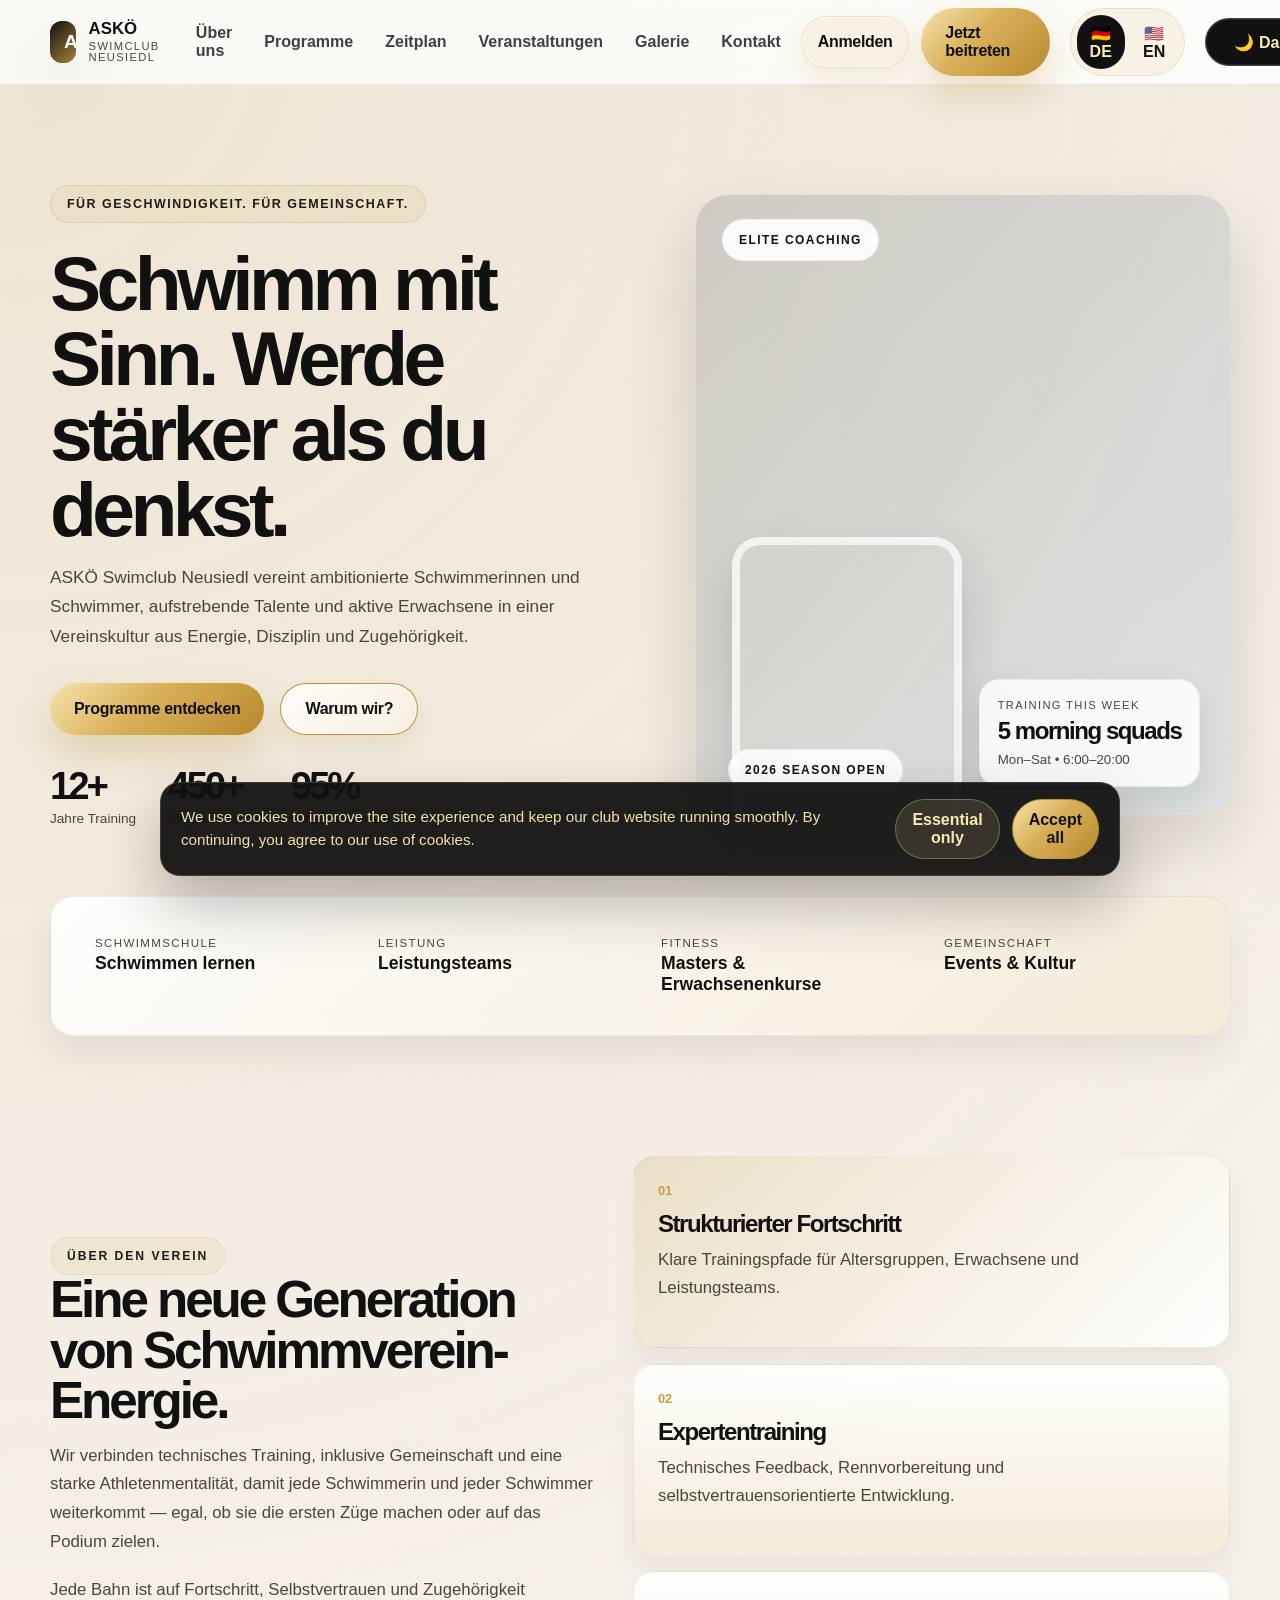
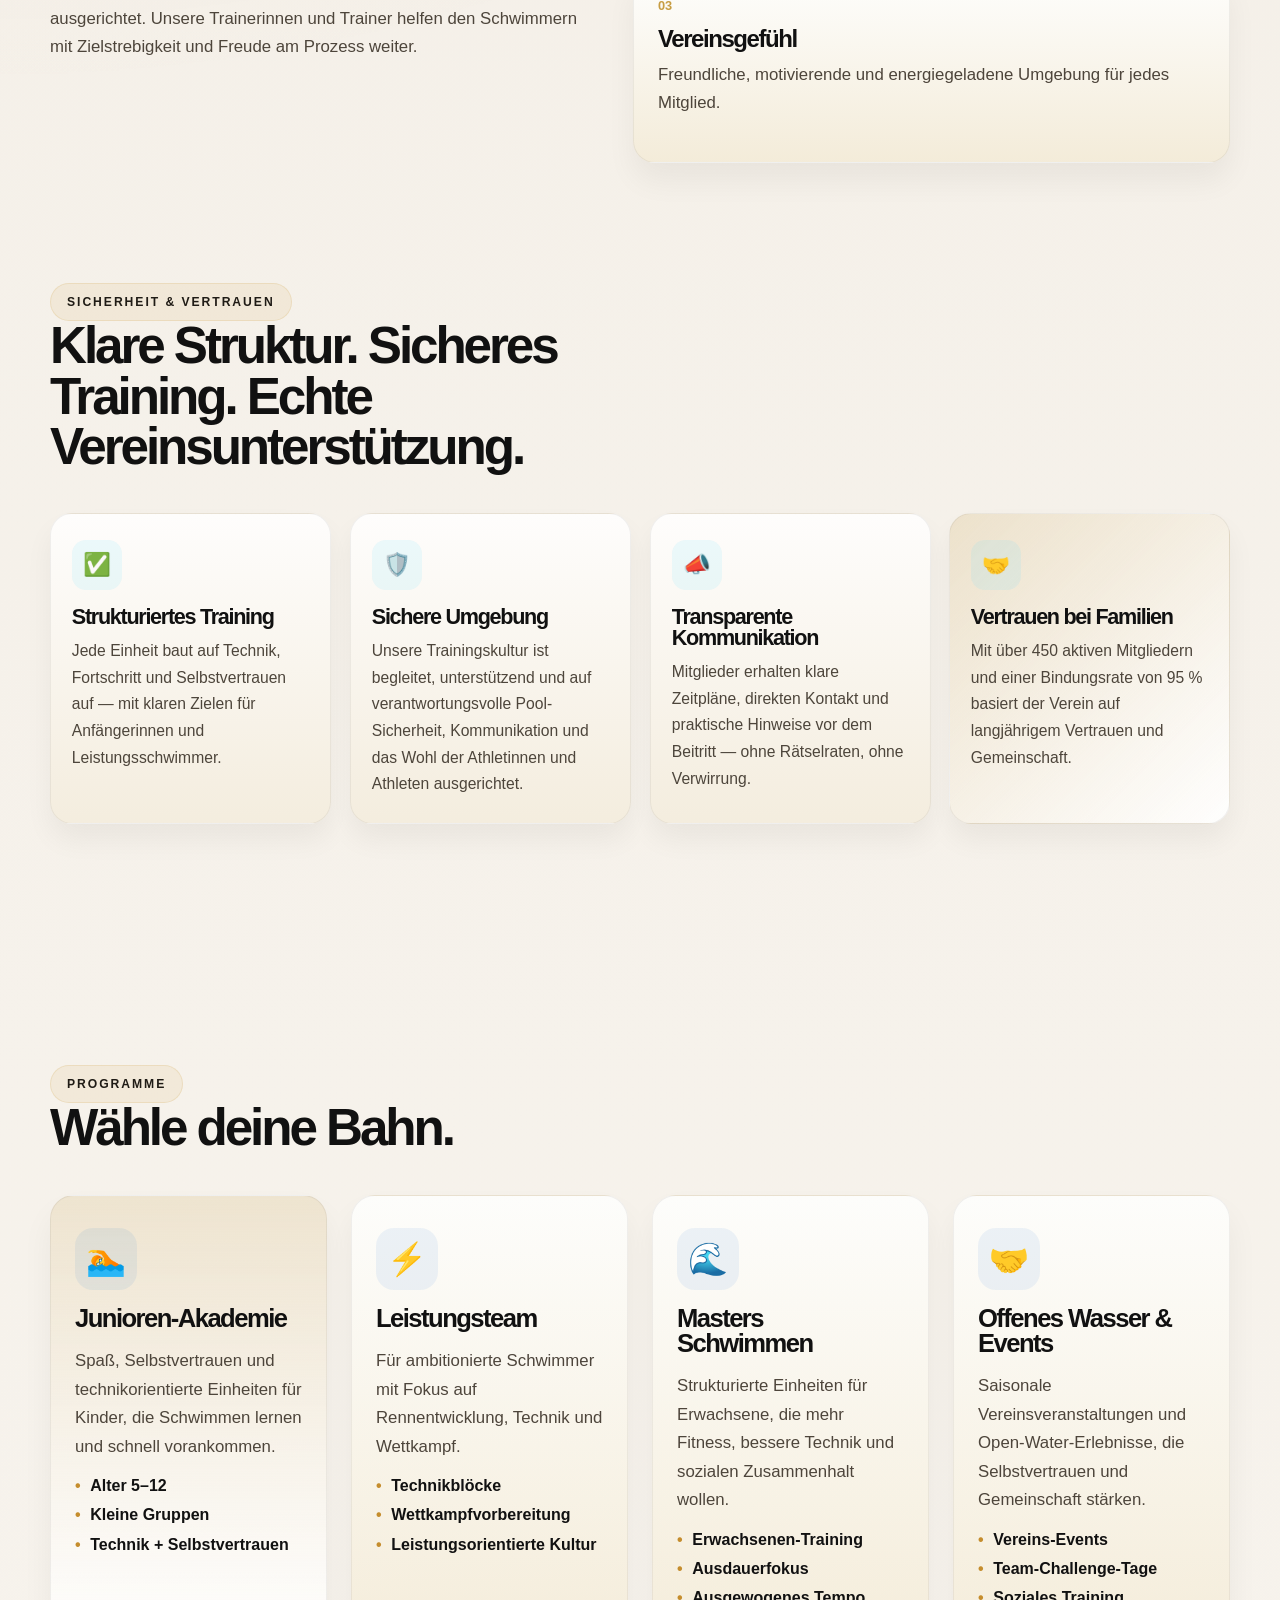
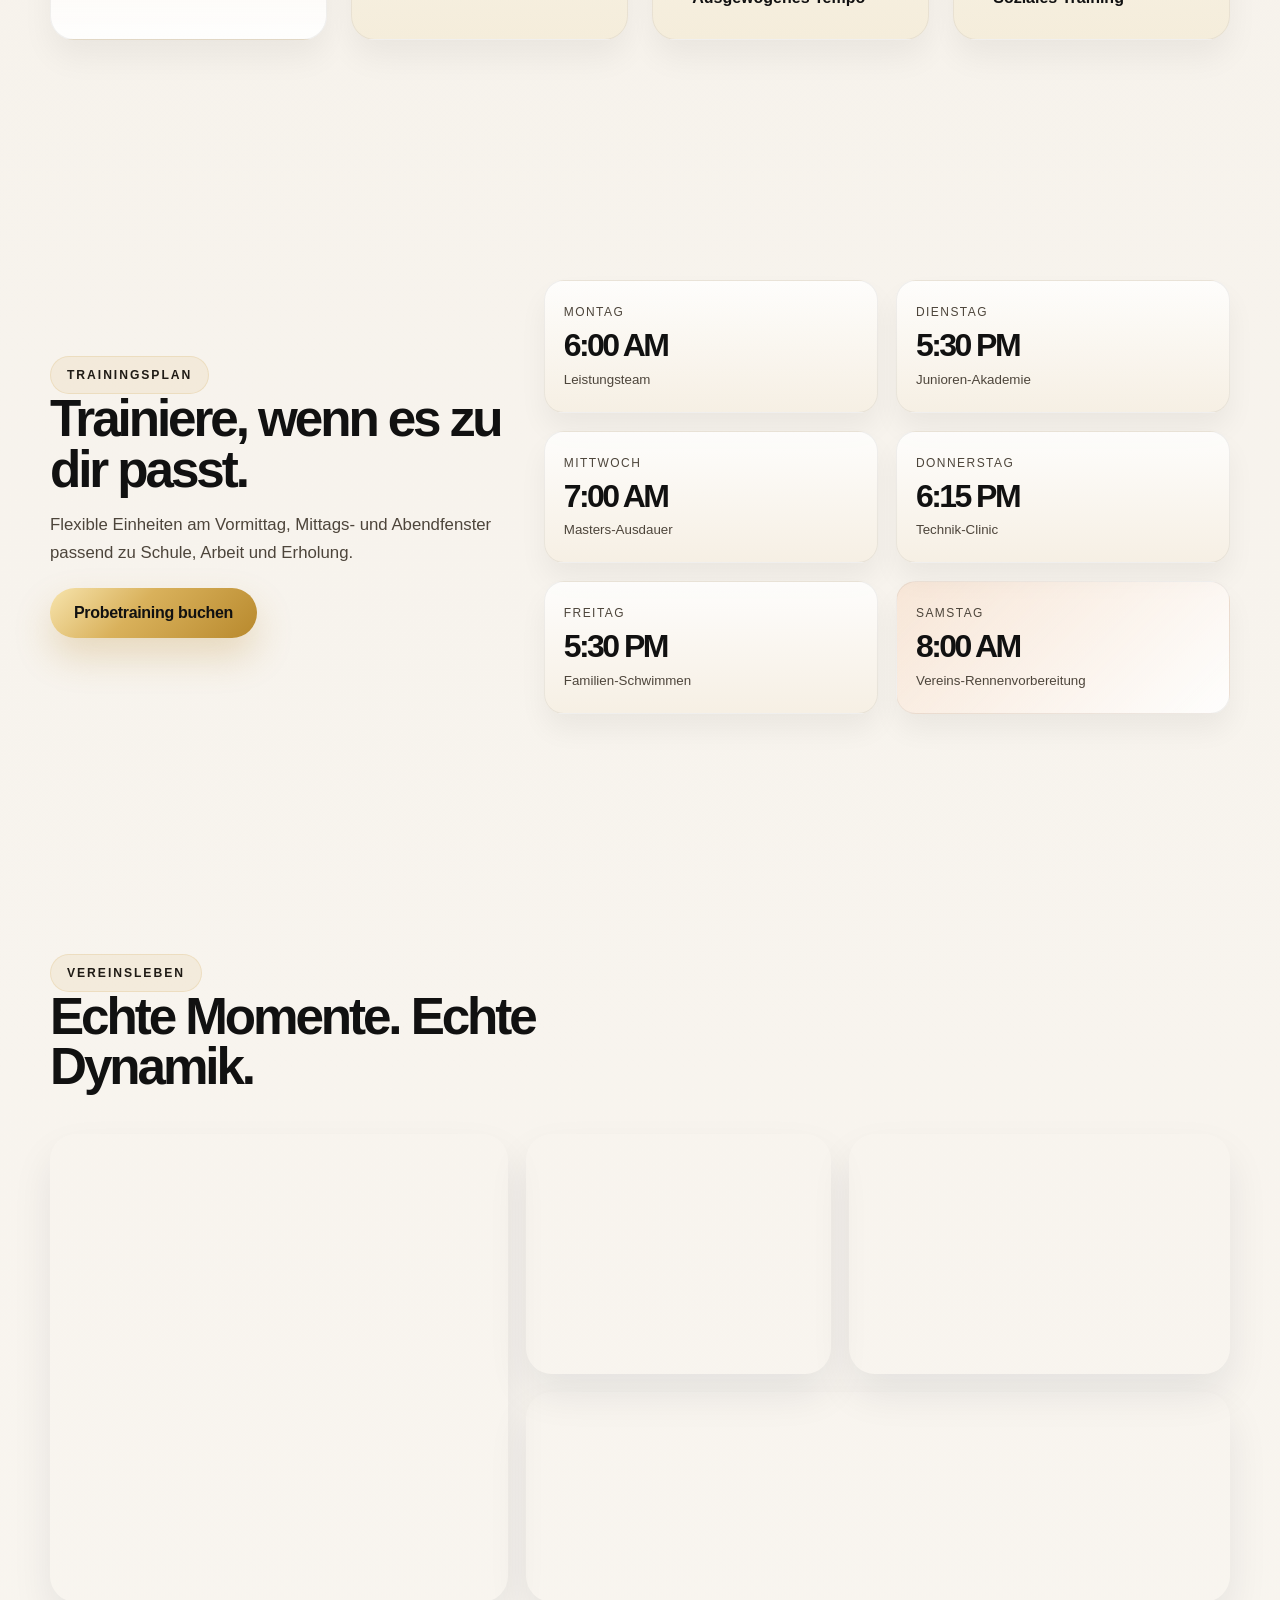
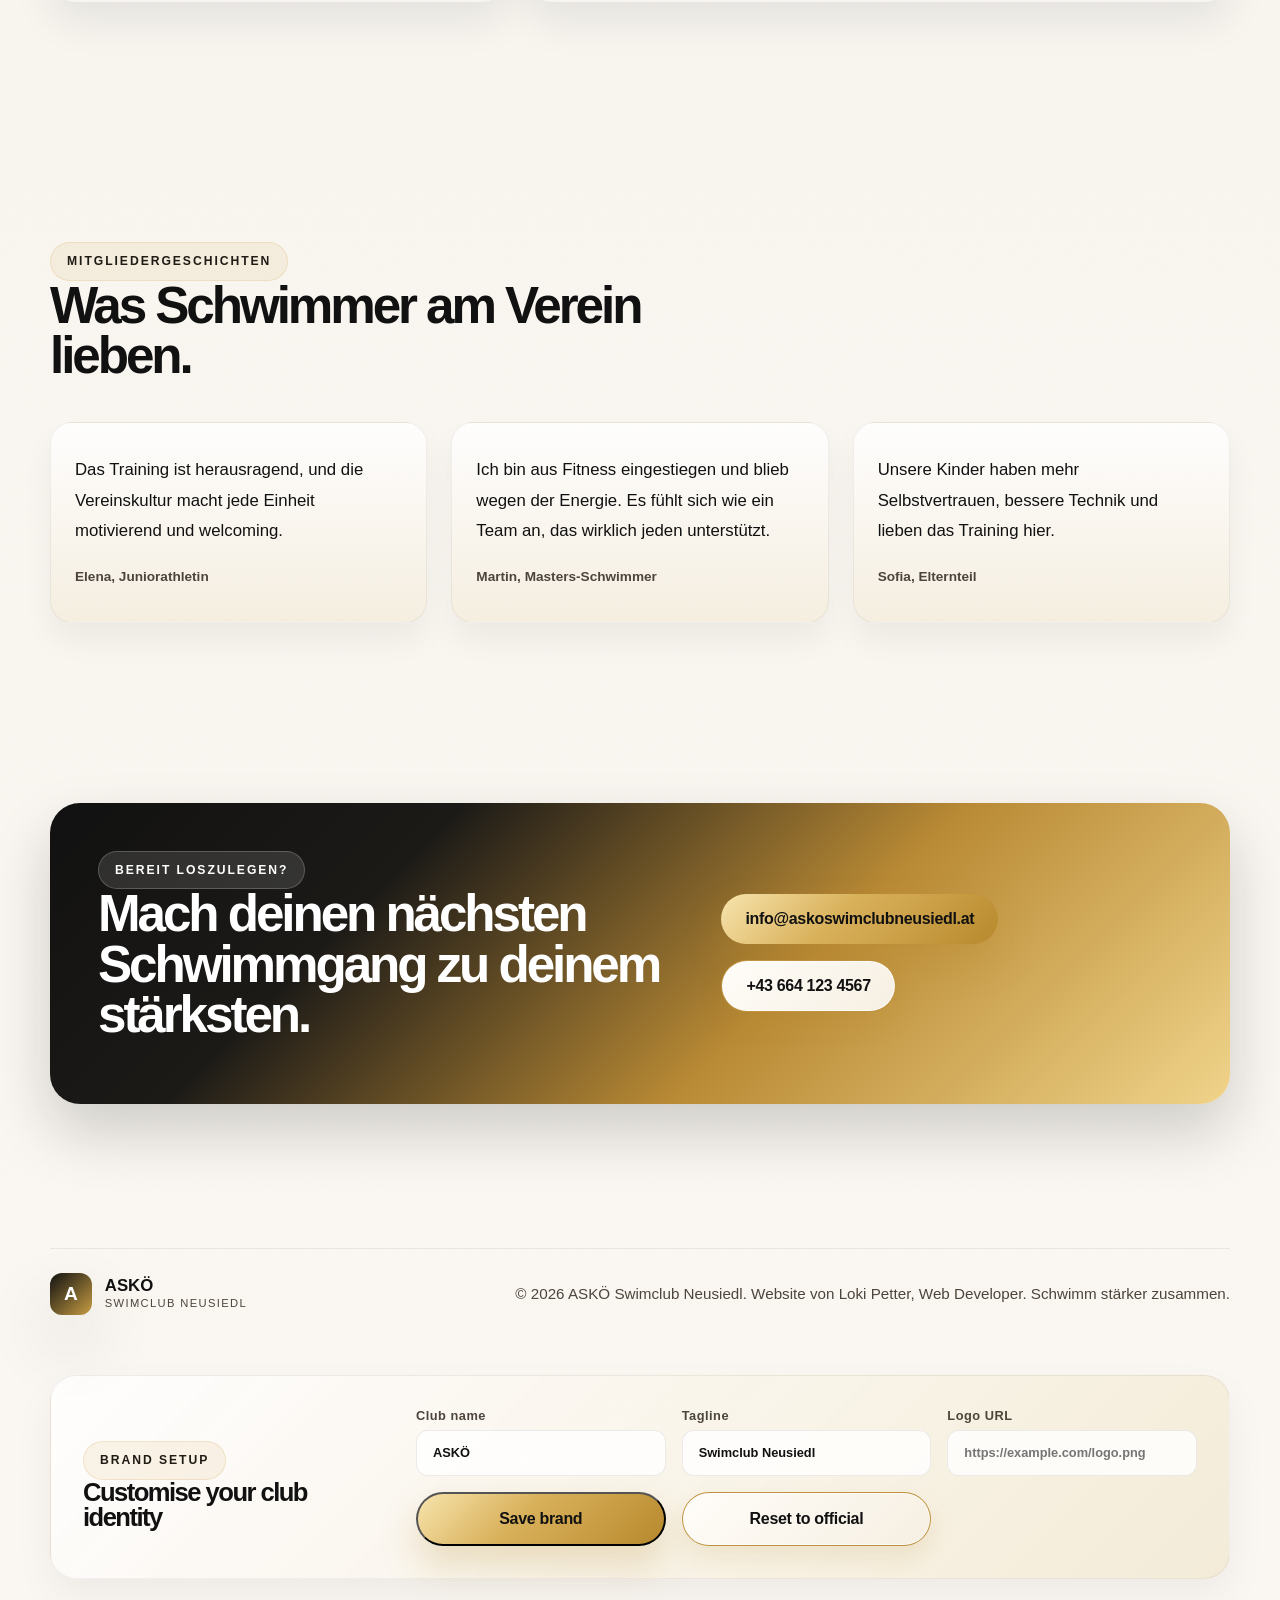
<file: index.html>
<!DOCTYPE html>
<html lang="en">
  <head>
    <meta charset="UTF-8" />
    <meta name="viewport" content="width=device-width, initial-scale=1.0" />
    <meta http-equiv="Content-Security-Policy" content="default-src 'self'; base-uri 'self'; form-action 'self'; frame-ancestors 'none'; object-src 'none'; script-src 'self'; style-src 'self' 'unsafe-inline' https://fonts.googleapis.com; img-src 'self' data: https:; font-src 'self' https://fonts.gstatic.com; connect-src 'self';" />
    <meta http-equiv="X-Content-Type-Options" content="nosniff" />
    <meta name="referrer" content="strict-origin-when-cross-origin" />
    <title>ASKÖ Swimclub Neusiedl | Swim with Purpose</title>
    <meta
      name="description"
      content="Modern swim club website for ASKÖ Swimclub Neusiedl with training squads, lessons, schedules, and community events."
    />
    <link rel="preconnect" href="https://fonts.googleapis.com" />
    <link rel="preconnect" href="https://fonts.gstatic.com" crossorigin />
    <link
      href="https://fonts.googleapis.com/css2?family=Inter:wght@400;500;600;700;800;900&display=swap"
      rel="stylesheet"
    />
    <link rel="stylesheet" href="assets/css/styles.css" />
  </head>
  <body>
    <div class="page-shell">
      <header class="site-header">
        <div class="container nav-wrap">
          <a href="#top" class="brand" aria-label="ASKÖ Swimclub Neusiedl home">
            <span class="brand-logo" aria-hidden="true">
              <span class="brand-mark">A</span>
            </span>
            <span class="brand-text">
              <strong>ASKÖ</strong>
              <small>Swimclub Neusiedl</small>
            </span>
          </a>

          <nav class="main-nav" aria-label="Main navigation">
            <a href="pages/about.html">About</a>
            <a href="pages/programs.html">Programs</a>
            <a href="pages/schedule.html">Schedule</a>
            <a href="pages/events.html">Events</a>
            <a href="pages/gallery.html">Gallery</a>
            <a href="pages/contact.html">Contact</a>
          </nav>

          <div class="nav-actions">
            <a href="pages/contact.html" class="button button-secondary nav-signin" data-i18n="signin">Sign in</a>
            <a href="pages/contact.html" class="button button-primary nav-cta" data-i18n="join">Join now</a>
          </div>
          <div class="lang-switcher" aria-label="Language selector">
            <button class="lang-btn active" type="button" data-lang="de" aria-label="Deutsch">🇩🇪 DE</button>
            <button class="lang-btn" type="button" data-lang="en" aria-label="English">🇺🇸 EN</button>
          </div>
          <button class="theme-toggle" type="button" aria-label="Switch to dark mode">🌙 Dark</button>
          <button class="menu-toggle" aria-label="Toggle menu" aria-expanded="false">
            <span></span>
            <span></span>
            <span></span>
          </button>
        </div>
      </header>

      <main id="top">
        <section class="hero" data-reveal>
          <div class="container hero-grid">
            <div class="hero-copy">
              <div class="eyebrow" data-i18n="heroEyebrow">Luxury swim coaching in Linz</div>
              <h1 data-i18n="heroTitle">Swim with purpose. Grow beyond limits.</h1>
              <p data-i18n="heroText">
                ASKÖ Swimclub Neusiedl brings together competitive swimmers, rising talents,
                and active adults in a club culture built on energy, discipline, and
                belonging — right here in Linz.
              </p>

              <div class="hero-actions">
                <a href="#programs" class="button button-primary" data-i18n="heroPrimary">Explore programs</a>
                <a href="#about" class="button button-secondary" data-i18n="heroSecondary">Why our club</a>
              </div>

              <ul class="hero-metrics" aria-label="Club metrics">
                <li>
                  <strong>12+</strong>
                  <span data-i18n="metricYears">Years coaching</span>
                </li>
                <li>
                  <strong>450+</strong>
                  <span data-i18n="metricMembers">Members active</span>
                </li>
                <li>
                  <strong>95%</strong>
                  <span data-i18n="metricRetention">Member retention</span>
                </li>
              </ul>
            </div>

            <div class="hero-visual" aria-label="Swimmers training at the pool">
              <div class="photo-card card-1"></div>
              <div class="info-panel">
                <span class="panel-label">Training this week</span>
                <strong>5 morning squads</strong>
                <small>Mon–Sat • 6:00–20:00</small>
              </div>
              <div class="badge badge-top">Elite coaching</div>
              <div class="badge badge-bottom">2026 season open</div>
            </div>
          </div>
        </section>

        <section class="features-bar" data-reveal>
          <div class="container features-wrap">
            <div>
              <span data-i18n="featureSwimSchool">Swim school</span>
              <strong data-i18n="featureLearn">Learn to swim</strong>
            </div>
            <div>
              <span data-i18n="featurePerformance">Performance</span>
              <strong data-i18n="featureSquads">Competitive squads</strong>
            </div>
            <div>
              <span data-i18n="featureFitness">Fitness</span>
              <strong data-i18n="featureMasters">Masters & adult lanes</strong>
            </div>
            <div>
              <span data-i18n="featureCommunity">Community</span>
              <strong data-i18n="featureEvents">Events & culture</strong>
            </div>
          </div>
        </section>

        <section id="about" class="section about" data-reveal>
          <div class="container about-grid">
            <div class="section-copy">
              <span class="section-label" data-i18n="aboutLabel">About the club</span>
              <h2 data-i18n="aboutTitle">A new generation of swim club energy.</h2>
              <p data-i18n="aboutText1">
                We combine technical coaching, inclusive community, and a strong athlete
                mindset to help every swimmer move forward — whether they are taking
                their first strokes or chasing podium performances.
              </p>
              <p data-i18n="aboutText2">
                Every lane is built around progression, confidence, and belonging. Our
                coaches help swimmers improve with purpose and enjoy the process along
                the way.
              </p>
            </div>

            <div class="about-cards">
              <article class="mini-card accent" data-reveal>
                <span>01</span>
                <h3 data-i18n="mini1Title">Structured progression</h3>
                <p data-i18n="mini1Text">Clear training pathways for age groups, adults, and performance squads.</p>
              </article>
              <article class="mini-card">
                <span>02</span>
                <h3 data-i18n="mini2Title">Expert coaches</h3>
                <p data-i18n="mini2Text">Technical feedback, race preparation, and confidence-focused development.</p>
              </article>
              <article class="mini-card">
                <span>03</span>
                <h3 data-i18n="mini3Title">Club spirit</h3>
                <p data-i18n="mini3Text">Friendly, motivating, and energizing environment for every member.</p>
              </article>
            </div>
          </div>
        </section>

        <section class="section trust-section" data-reveal>
          <div class="container">
            <div class="section-heading trust-heading">
              <span class="section-label" data-i18n="trustLabel">Safety & trust</span>
              <h2 data-i18n="trustTitle">Clear structure. Safe coaching. Real club support.</h2>
            </div>

            <div class="trust-grid">
              <article class="trust-card" data-reveal>
                <div class="trust-icon">✅</div>
                <h3 data-i18n="trust1Title">Structured coaching</h3>
                <p data-i18n="trust1Text">Every session is built around technique, progression, and confidence — with clear goals for beginners and performance swimmers alike.</p>
              </article>

              <article class="trust-card" data-reveal>
                <div class="trust-icon">🛡️</div>
                <h3 data-i18n="trust2Title">Safe environment</h3>
                <p data-i18n="trust2Text">Our training culture is supervised, supportive, and built around responsible pool safety, communication, and athlete wellbeing.</p>
              </article>

              <article class="trust-card" data-reveal>
                <div class="trust-icon">📣</div>
                <h3 data-i18n="trust3Title">Transparent communication</h3>
                <p data-i18n="trust3Text">Members get clear schedules, direct contact, and practical guidance before joining — no guesswork, no confusion.</p>
              </article>

              <article class="trust-card highlight-card" data-reveal>
                <div class="trust-icon">🤝</div>
                <h3 data-i18n="trust4Title">Trusted by families</h3>
                <p data-i18n="trust4Text">With more than 450 active members and a 95% retention rate, the club is built around long-term trust and community.</p>
              </article>
            </div>
          </div>
        </section>

        <section id="programs" class="section programs" data-reveal>
          <div class="container">
            <div class="section-heading">
              <span class="section-label" data-i18n="programsLabel">Programs</span>
              <h2 data-i18n="programsTitle">Choose your lane.</h2>
            </div>

            <div class="program-grid">
              <article class="program-card feature-card" data-reveal>
                <div class="card-icon">🏊</div>
                <h3 data-i18n="programJunior">Junior Academy</h3>
                <p data-i18n="programJuniorText">Fun, confident, and technique-led sessions for children learning to swim and progress fast.</p>
                <ul data-i18n-list="programJuniorList">
                  <li>Age 5–12</li>
                  <li>Small groups</li>
                  <li>Skills + confidence</li>
                </ul>
              </article>

              <article class="program-card" data-reveal>
                <div class="card-icon">⚡</div>
                <h3 data-i18n="programPerformance">Performance Squad</h3>
                <p data-i18n="programPerformanceText">For ambitious swimmers focused on race development, technique, and competition.</p>
                <ul data-i18n-list="programPerformanceList">
                  <li>Technique blocks</li>
                  <li>Competition prep</li>
                  <li>High-performance culture</li>
                </ul>
              </article>

              <article class="program-card" data-reveal>
                <div class="card-icon">🌊</div>
                <h3 data-i18n="programMasters">Masters Swimming</h3>
                <p data-i18n="programMastersText">Structured sessions for adults who want stronger fitness, better form, and social energy.</p>
                <ul data-i18n-list="programMastersList">
                  <li>Adult training</li>
                  <li>Endurance focus</li>
                  <li>Balanced pacing</li>
                </ul>
              </article>

              <article class="program-card" data-reveal>
                <div class="card-icon">🤝</div>
                <h3 data-i18n="programEvents">Open Water & Events</h3>
                <p data-i18n="programEventsText">Seasonal club events and open-water experiences that build confidence and community.</p>
                <ul data-i18n-list="programEventsList">
                  <li>Club events</li>
                  <li>Team challenge days</li>
                  <li>Social training</li>
                </ul>
              </article>
            </div>
          </div>
        </section>

        <section id="schedule" class="section schedule">
          <div class="container schedule-wrap">
            <div class="schedule-copy">
              <span class="section-label" data-i18n="scheduleLabel">Training schedule</span>
              <h2 data-i18n="scheduleTitle">Train when it fits your rhythm.</h2>
              <p data-i18n="scheduleText">
                Flexible sessions across morning, midday, and evening windows to match school,
                work, and recovery needs.
              </p>
              <a href="#contact" class="button button-primary" data-i18n="schedulePrimary">Book a trial</a>
            </div>

            <div class="schedule-grid" aria-label="Weekly training schedule">
              <div class="day-block">
                <span data-i18n="monday">Monday</span>
                <strong>6:00 AM</strong>
                <small data-i18n="performanceSquad">Performance squad</small>
              </div>
              <div class="day-block">
                <span data-i18n="tuesday">Tuesday</span>
                <strong>5:30 PM</strong>
                <small data-i18n="juniorAcademy">Junior academy</small>
              </div>
              <div class="day-block">
                <span data-i18n="wednesday">Wednesday</span>
                <strong>7:00 AM</strong>
                <small data-i18n="mastersEndurance">Masters endurance</small>
              </div>
              <div class="day-block">
                <span data-i18n="thursday">Thursday</span>
                <strong>6:15 PM</strong>
                <small data-i18n="techniqueClinic">Technique clinic</small>
              </div>
              <div class="day-block">
                <span data-i18n="friday">Friday</span>
                <strong>5:30 PM</strong>
                <small data-i18n="familySwim">Family swim</small>
              </div>
              <div class="day-block accent-day">
                <span data-i18n="saturday">Saturday</span>
                <strong>8:00 AM</strong>
                <small data-i18n="clubRacePrep">Club race prep</small>
              </div>
            </div>
          </div>
        </section>

        <section id="gallery" class="section gallery">
          <div class="container">
            <div class="section-heading">
              <span class="section-label" data-i18n="galleryLabel">Club life</span>
              <h2 data-i18n="galleryTitle">Real moments. Real momentum.</h2>
            </div>

            <div class="gallery-grid">
              <div class="gallery-item large"></div>
              <div class="gallery-item tall"></div>
              <div class="gallery-item"></div>
              <div class="gallery-item wide"></div>
            </div>
          </div>
        </section>

        <section class="section testimonials">
          <div class="container">
            <div class="section-heading">
              <span class="section-label" data-i18n="storiesLabel">Member stories</span>
              <h2 data-i18n="storiesTitle">What swimmers love about the club.</h2>
            </div>

            <div class="testimonial-grid">
              <blockquote>
                <span data-i18n="story1">“The coaching is exceptional, and the club culture makes every session feel motivating and welcoming.”</span>
                <footer data-i18n="story1Author">— Elena, Junior athlete</footer>
              </blockquote>
              <blockquote>
                <span data-i18n="story2">“I joined for fitness and stayed for the energy. It feels like a team that genuinely supports everyone.”</span>
                <footer data-i18n="story2Author">— Martin, Masters swimmer</footer>
              </blockquote>
              <blockquote>
                <span data-i18n="story3">“Our kids have more confidence, better technique, and they love training here.”</span>
                <footer data-i18n="story3Author">— Sofia, parent</footer>
              </blockquote>
            </div>
          </div>
        </section>

        <section id="contact" class="section cta-section">
          <div class="container cta-box">
            <div>
              <span class="section-label" data-i18n="ctaLabel">Ready to begin?</span>
              <h2 data-i18n="ctaTitle">Make your next swim your strongest one.</h2>
            </div>
            <div class="cta-actions">
              <a href="mailto:info@askoswimclubneusiedl.at" class="button button-primary" data-i18n="ctaEmail">info@askoswimclubneusiedl.at</a>
              <a href="tel:+436641234567" class="button button-secondary" data-i18n="ctaPhone">+43 664 123 4567</a>
            </div>
          </div>
        </section>
      </main>

      <footer class="site-footer">
        <div class="container footer-wrap">
          <div>
            <a href="#top" class="brand footer-brand">
              <span class="brand-mark">A</span>
              <span class="brand-text">
                <strong>ASKÖ</strong>
                <small>Swimclub Neusiedl</small>
              </span>
            </a>
          </div>
          <p data-i18n="footerText">© <span id="year"></span> ASKÖ Swimclub Neusiedl. Website by Loki Petter, Web Developer. Swim stronger together.</p>
        </div>
      </footer>
    </div>

    <div class="cookie-banner" id="cookie-banner">
      <p>We use cookies to improve the site experience and keep our club website running smoothly. By continuing, you agree to our use of cookies.</p>
      <div class="cookie-actions">
        <button type="button" class="cookie-btn" data-cookie-choice="essential">Essential only</button>
        <button type="button" class="cookie-btn primary" data-cookie-choice="accept">Accept all</button>
      </div>
    </div>

    <section class="brand-admin" aria-label="Club branding settings">
      <div class="container brand-admin-inner">
        <div>
          <span class="section-label">Brand setup</span>
          <h3>Customise your club identity</h3>
        </div>

        <form id="brand-settings-form" class="brand-settings-form" novalidate>
          <label>
            Club name
            <input type="text" name="clubName" placeholder="ASKÖ" maxlength="24" />
          </label>
          <label>
            Tagline
            <input type="text" name="clubSubName" placeholder="Swimclub Neusiedl" maxlength="40" />
          </label>
          <label>
            Logo URL
            <input type="url" name="logoUrl" placeholder="https://example.com/logo.png" />
          </label>
          <button type="submit" class="button button-primary">Save brand</button>
          <button type="button" class="button button-secondary" id="brand-reset-button">Reset to official</button>
        </form>
      </div>
    </section>

    <script src="assets/js/script.js"></script>
  </body>
</html>
</file>
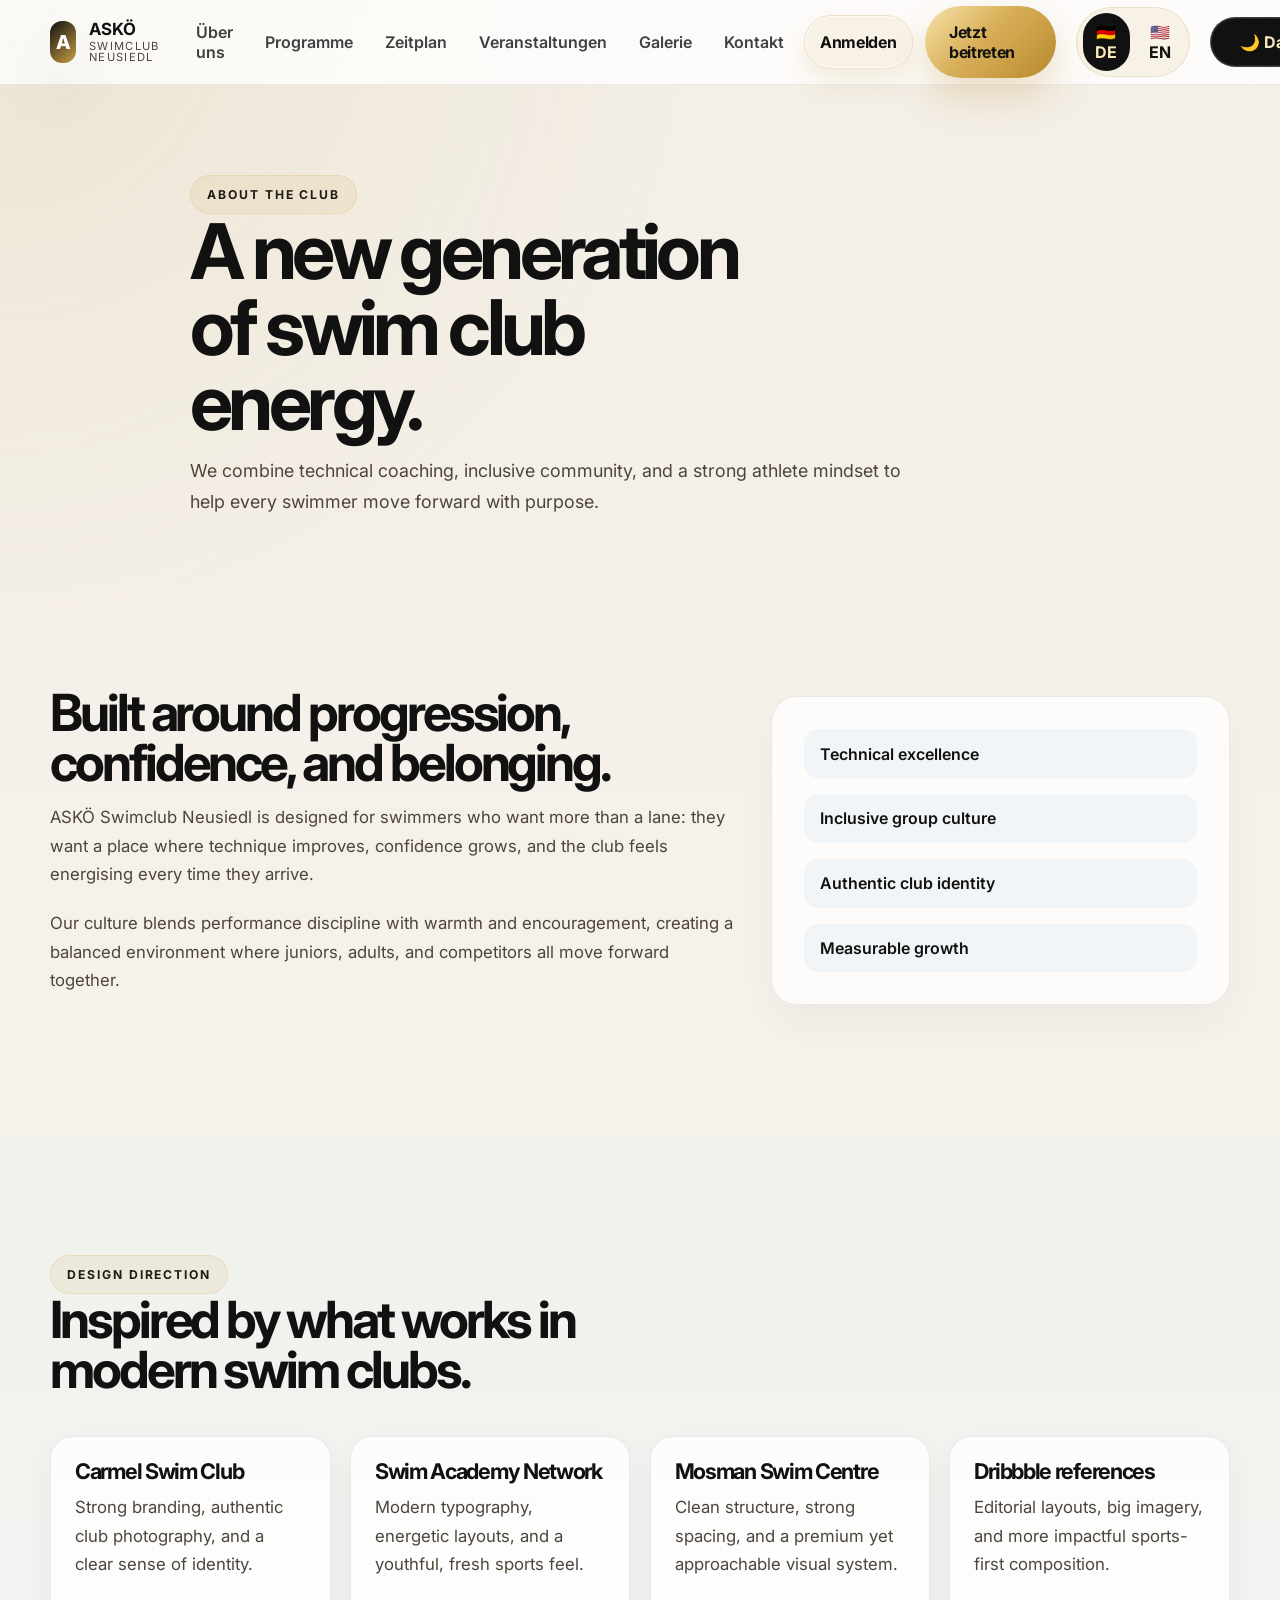
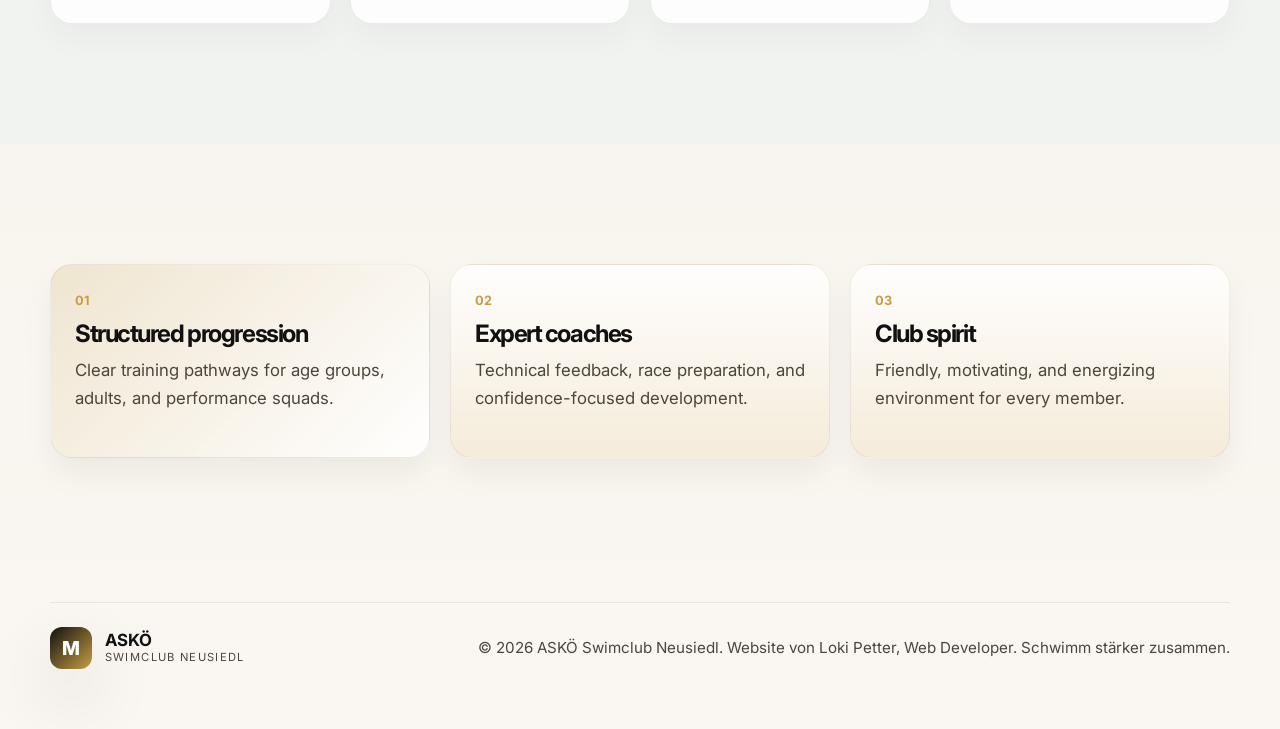
<file: pages/about.html>
<!DOCTYPE html>
<html lang="en">
  <head>
    <meta charset="UTF-8" />
    <meta name="viewport" content="width=device-width, initial-scale=1.0" />
    <title>About | ASKÖ Swimclub Neusiedl</title>
    <meta name="description" content="Learn about the club culture, values, and coaching philosophy behind ASKÖ Swimclub Neusiedl." />
    <link rel="preconnect" href="https://fonts.googleapis.com" />
    <link rel="preconnect" href="https://fonts.gstatic.com" crossorigin />
    <link href="https://fonts.googleapis.com/css2?family=Inter:wght@400;500;600;700;800;900&display=swap" rel="stylesheet" />
    <link rel="stylesheet" href="../assets/css/styles.css" />
  </head>
  <body>
    <header class="site-header">
      <div class="container nav-wrap">
        <a href="../index.html" class="brand" aria-label="ASKÖ Swimclub Neusiedl home">
          <span class="brand-mark">A</span>
          <span class="brand-text">
            <strong>ASKÖ</strong>
            <small>Swimclub Neusiedl</small>
          </span>
        </a>

        <nav class="main-nav" aria-label="Main navigation">
          <a href="about.html">About</a>
          <a href="programs.html">Programs</a>
          <a href="schedule.html">Schedule</a>
          <a href="events.html">Events</a>
          <a href="gallery.html">Gallery</a>
          <a href="contact.html">Contact</a>
        </nav>

        <div class="nav-actions">
          <a href="contact.html" class="button button-secondary nav-signin">Sign in</a>
          <a href="contact.html" class="button button-primary nav-cta">Join now</a>
        </div>
        <div class="lang-switcher" aria-label="Language selector">
          <button class="lang-btn active" type="button" data-lang="de" aria-label="Deutsch">🇩🇪 DE</button>
          <button class="lang-btn" type="button" data-lang="en" aria-label="English">🇺🇸 EN</button>
        </div>
        <button class="theme-toggle" type="button" aria-label="Switch to dark mode">🌙 Dark</button>
        <button class="menu-toggle" aria-label="Toggle menu" aria-expanded="false">
          <span></span><span></span><span></span>
        </button>
      </div>
    </header>

    <main>
      <section class="page-hero">
        <div class="container narrow">
          <span class="section-label">About the club</span>
          <h1>A new generation of swim club energy.</h1>
          <p>
            We combine technical coaching, inclusive community, and a strong athlete mindset
            to help every swimmer move forward with purpose.
          </p>
        </div>
      </section>

      <section class="section">
        <div class="container content-grid">
          <div>
            <h2>Built around progression, confidence, and belonging.</h2>
            <p>
              ASKÖ Swimclub Neusiedl is designed for swimmers who want more than a lane: they want a place
              where technique improves, confidence grows, and the club feels energising every time they arrive.
            </p>
            <p>
              Our culture blends performance discipline with warmth and encouragement, creating a balanced environment
              where juniors, adults, and competitors all move forward together.
            </p>
          </div>
          <div class="feature-panel">
            <ul class="feature-list">
              <li>Technical excellence</li>
              <li>Inclusive group culture</li>
              <li>Authentic club identity</li>
              <li>Measurable growth</li>
            </ul>
          </div>
        </div>
      </section>

      <section class="section soft-section">
        <div class="container">
          <div class="section-heading small-gap">
            <span class="section-label">Design direction</span>
            <h2>Inspired by what works in modern swim clubs.</h2>
          </div>

          <div class="inspiration-grid">
            <div class="inspiration-card">
              <h3>Carmel Swim Club</h3>
              <p>Strong branding, authentic club photography, and a clear sense of identity.</p>
            </div>
            <div class="inspiration-card">
              <h3>Swim Academy Network</h3>
              <p>Modern typography, energetic layouts, and a youthful, fresh sports feel.</p>
            </div>
            <div class="inspiration-card">
              <h3>Mosman Swim Centre</h3>
              <p>Clean structure, strong spacing, and a premium yet approachable visual system.</p>
            </div>
            <div class="inspiration-card">
              <h3>Dribbble references</h3>
              <p>Editorial layouts, big imagery, and more impactful sports-first composition.</p>
            </div>
          </div>
        </div>
      </section>

      <section class="section">
        <div class="container values-grid">
          <article class="mini-card accent">
            <span>01</span>
            <h3>Structured progression</h3>
            <p>Clear training pathways for age groups, adults, and performance squads.</p>
          </article>
          <article class="mini-card">
            <span>02</span>
            <h3>Expert coaches</h3>
            <p>Technical feedback, race preparation, and confidence-focused development.</p>
          </article>
          <article class="mini-card">
            <span>03</span>
            <h3>Club spirit</h3>
            <p>Friendly, motivating, and energizing environment for every member.</p>
          </article>
        </div>
      </section>
    </main>

    <footer class="site-footer">
      <div class="container footer-wrap">
        <div>
          <a href="../index.html" class="brand footer-brand">
            <span class="brand-mark">M</span>
            <span class="brand-text">
              <strong>ASKÖ</strong>
              <small>Swimclub Neusiedl</small>
            </span>
          </a>
        </div>
        <p>© <span id="year"></span> ASKÖ Swimclub Neusiedl. Website by Loki Petter, Web Developer. Swim stronger together.</p>
      </div>
    </footer>

    <script src="../assets/js/script.js"></script>
  </body>
</html>
</file>
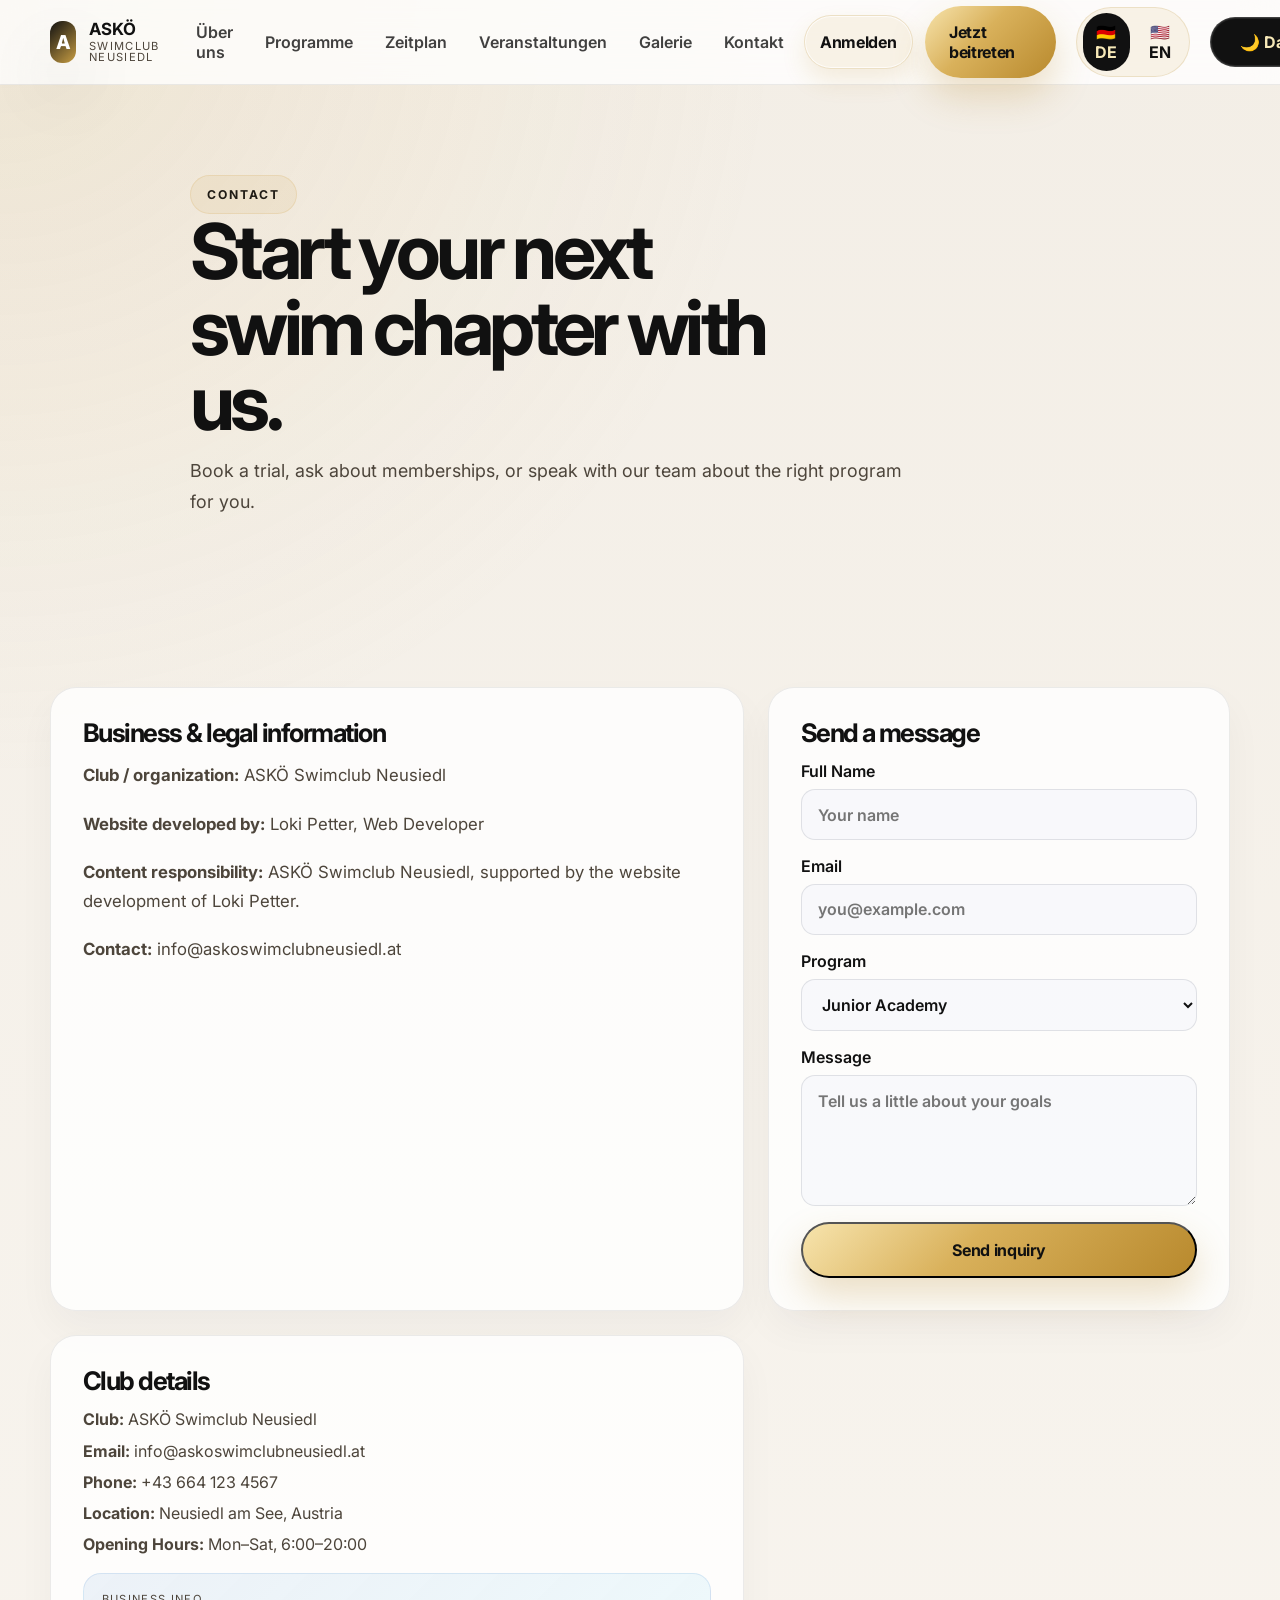
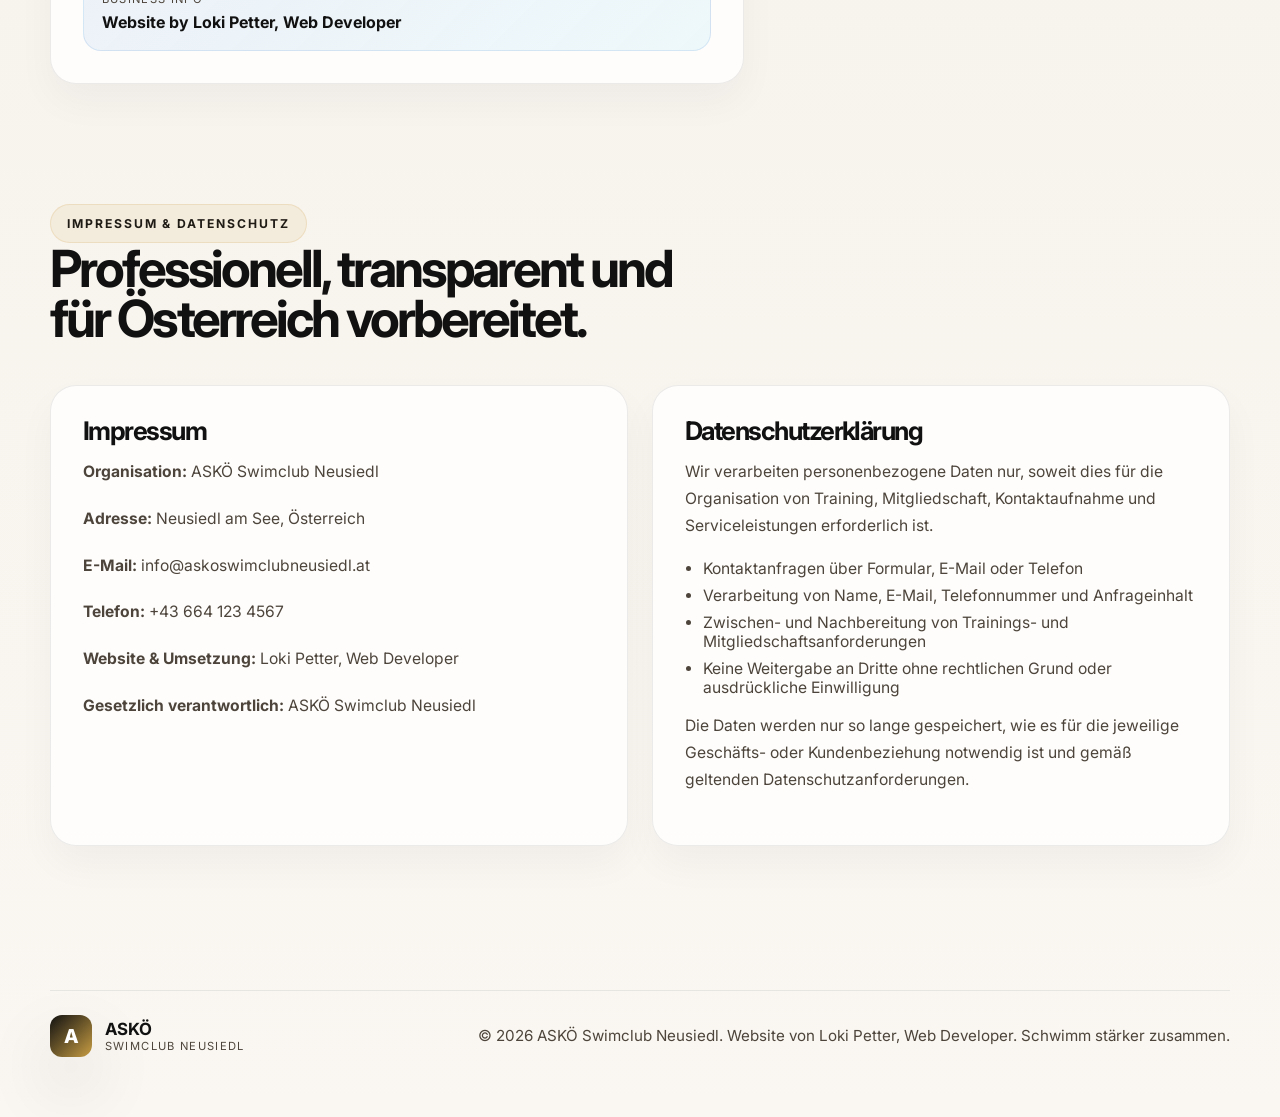
<file: pages/contact.html>
<!DOCTYPE html>
<html lang="en">
  <head>
    <meta charset="UTF-8" />
    <meta name="viewport" content="width=device-width, initial-scale=1.0" />
    <title>Contact | ASKÖ Swimclub Neusiedl</title>
    <meta name="description" content="Contact ASKÖ Swimclub Neusiedl to book a trial, ask about programs, or learn more about membership." />
    <link rel="preconnect" href="https://fonts.googleapis.com" />
    <link rel="preconnect" href="https://fonts.gstatic.com" crossorigin />
    <link href="https://fonts.googleapis.com/css2?family=Inter:wght@400;500;600;700;800;900&display=swap" rel="stylesheet" />
    <link rel="stylesheet" href="../assets/css/styles.css" />
  </head>
  <body>
    <header class="site-header">
      <div class="container nav-wrap">
        <a href="../index.html" class="brand" aria-label="ASKÖ Swimclub Neusiedl home">
          <span class="brand-mark">A</span>
          <span class="brand-text">
            <strong>ASKÖ</strong>
            <small>Swimclub Neusiedl</small>
          </span>
        </a>

        <nav class="main-nav" aria-label="Main navigation">
          <a href="about.html">About</a>
          <a href="programs.html">Programs</a>
          <a href="schedule.html">Schedule</a>
          <a href="events.html">Events</a>
          <a href="gallery.html">Gallery</a>
          <a href="contact.html">Contact</a>
        </nav>

        <div class="nav-actions">
          <a href="contact.html" class="button button-secondary nav-signin">Sign in</a>
          <a href="contact.html" class="button button-primary nav-cta">Join now</a>
        </div>
        <div class="lang-switcher" aria-label="Language selector">
          <button class="lang-btn active" type="button" data-lang="de" aria-label="Deutsch">🇩🇪 DE</button>
          <button class="lang-btn" type="button" data-lang="en" aria-label="English">🇺🇸 EN</button>
        </div>
        <button class="theme-toggle" type="button" aria-label="Switch to dark mode">🌙 Dark</button>
        <button class="menu-toggle" aria-label="Toggle menu" aria-expanded="false">
          <span></span><span></span><span></span>
        </button>
      </div>
    </header>

    <main>
      <section class="page-hero">
        <div class="container narrow">
          <span class="section-label">Contact</span>
          <h1>Start your next swim chapter with us.</h1>
          <p>Book a trial, ask about memberships, or speak with our team about the right program for you.</p>
        </div>
      </section>

      <section class="section">
        <div class="container contact-grid">
          <div class="contact-card">
            <h3>Business & legal information</h3>
            <div class="contact-info-block">
              <p><strong>Club / organization:</strong> ASKÖ Swimclub Neusiedl</p>
              <p><strong>Website developed by:</strong> Loki Petter, Web Developer</p>
              <p><strong>Content responsibility:</strong> ASKÖ Swimclub Neusiedl, supported by the website development of Loki Petter.</p>
              <p><strong>Contact:</strong> info@askoswimclubneusiedl.at</p>
            </div>
          </div>

          <div class="contact-card">
            <h3>Send a message</h3>
            <form class="contact-form">
              <label>
                Full Name
                <input type="text" placeholder="Your name" />
              </label>
              <label>
                Email
                <input type="email" placeholder="you@example.com" />
              </label>
              <label>
                Program
                <select>
                  <option>Junior Academy</option>
                  <option>Performance Squad</option>
                  <option>Masters Swimming</option>
                  <option>Open Water</option>
                </select>
              </label>
              <label>
                Message
                <textarea rows="5" placeholder="Tell us a little about your goals"></textarea>
              </label>
              <button type="submit" class="button button-primary">Send inquiry</button>
            </form>
          </div>

          <div class="contact-card info-panel-card">
            <h3>Club details</h3>
            <ul class="contact-info">
              <li><strong>Club:</strong> ASKÖ Swimclub Neusiedl</li>
              <li><strong>Email:</strong> info@askoswimclubneusiedl.at</li>
              <li><strong>Phone:</strong> +43 664 123 4567</li>
              <li><strong>Location:</strong> Neusiedl am See, Austria</li>
              <li><strong>Opening Hours:</strong> Mon–Sat, 6:00–20:00</li>
            </ul>
            <div class="map-box">
              <span>Business info</span>
              <strong>Website by Loki Petter, Web Developer</strong>
            </div>
          </div>
        </div>
      </section>

      <section class="section legal-section">
        <div class="container">
          <div class="section-heading legal-heading">
            <span class="section-label">Impressum & Datenschutz</span>
            <h2>Professionell, transparent und für Österreich vorbereitet.</h2>
          </div>

          <div class="legal-grid">
            <article class="legal-card">
              <h3>Impressum</h3>
              <p><strong>Organisation:</strong> ASKÖ Swimclub Neusiedl</p>
              <p><strong>Adresse:</strong> Neusiedl am See, Österreich</p>
              <p><strong>E-Mail:</strong> info@askoswimclubneusiedl.at</p>
              <p><strong>Telefon:</strong> +43 664 123 4567</p>
              <p><strong>Website & Umsetzung:</strong> Loki Petter, Web Developer</p>
              <p><strong>Gesetzlich verantwortlich:</strong> ASKÖ Swimclub Neusiedl</p>
            </article>

            <article class="legal-card">
              <h3>Datenschutzerklärung</h3>
              <p>Wir verarbeiten personenbezogene Daten nur, soweit dies für die Organisation von Training, Mitgliedschaft, Kontaktaufnahme und Serviceleistungen erforderlich ist.</p>
              <ul class="legal-list">
                <li>Kontaktanfragen über Formular, E-Mail oder Telefon</li>
                <li>Verarbeitung von Name, E-Mail, Telefonnummer und Anfrageinhalt</li>
                <li>Zwischen- und Nachbereitung von Trainings- und Mitgliedschaftsanforderungen</li>
                <li>Keine Weitergabe an Dritte ohne rechtlichen Grund oder ausdrückliche Einwilligung</li>
              </ul>
              <p>Die Daten werden nur so lange gespeichert, wie es für die jeweilige Geschäfts- oder Kundenbeziehung notwendig ist und gemäß geltenden Datenschutzanforderungen.</p>
            </article>
          </div>
        </div>
      </section>
    </main>

    <footer class="site-footer">
      <div class="container footer-wrap">
        <div>
          <a href="../index.html" class="brand footer-brand">
            <span class="brand-mark">A</span>
            <span class="brand-text">
              <strong>ASKÖ</strong>
              <small>Swimclub Neusiedl</small>
            </span>
          </a>
        </div>
        <p>© <span id="year"></span> ASKÖ Swimclub Neusiedl. Website by Loki Petter, Web Developer. Swim stronger together.</p>
      </div>
    </footer>

    <script src="../assets/js/script.js"></script>
  </body>
</html>
</file>
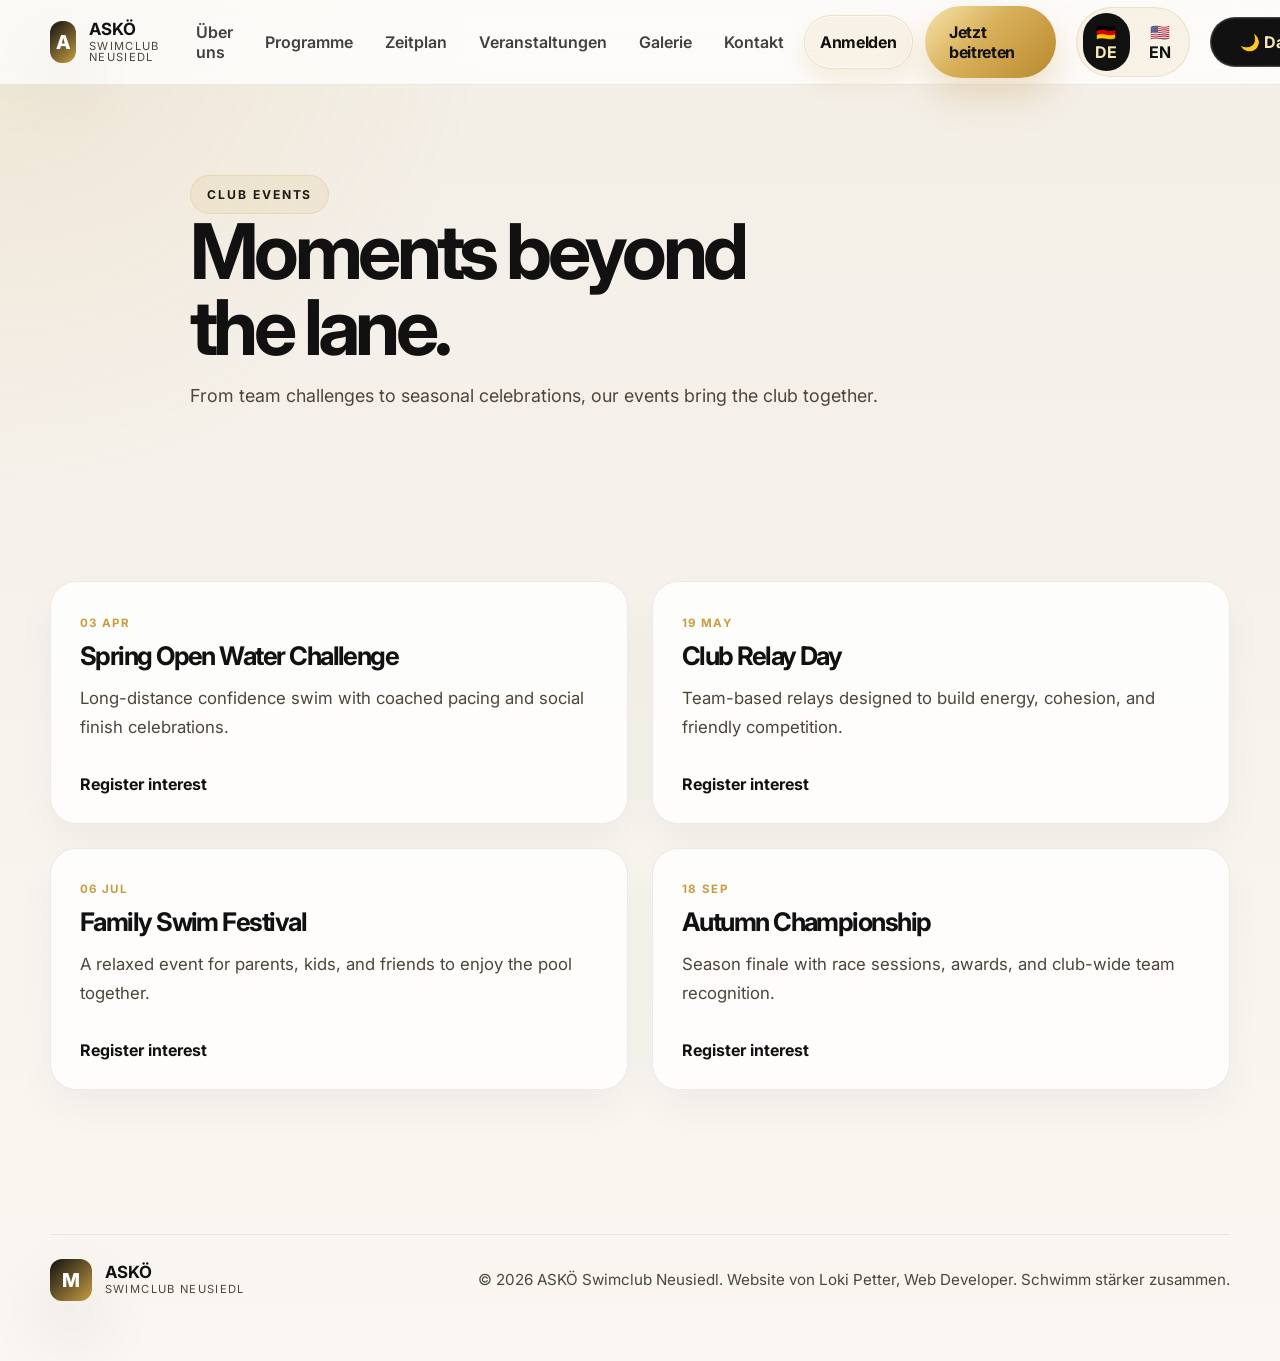
<file: pages/events.html>
<!DOCTYPE html>
<html lang="en">
  <head>
    <meta charset="UTF-8" />
    <meta name="viewport" content="width=device-width, initial-scale=1.0" />
    <title>Events | ASKÖ Swimclub Neusiedl</title>
    <meta name="description" content="Upcoming club events, team challenges, social swims, and community gatherings at ASKÖ Swimclub Neusiedl." />
    <link rel="preconnect" href="https://fonts.googleapis.com" />
    <link rel="preconnect" href="https://fonts.gstatic.com" crossorigin />
    <link href="https://fonts.googleapis.com/css2?family=Inter:wght@400;500;600;700;800;900&display=swap" rel="stylesheet" />
    <link rel="stylesheet" href="../assets/css/styles.css" />
  </head>
  <body>
    <header class="site-header">
      <div class="container nav-wrap">
        <a href="../index.html" class="brand" aria-label="ASKÖ Swimclub Neusiedl home">
          <span class="brand-mark">A</span>
          <span class="brand-text">
            <strong>ASKÖ</strong>
            <small>Swimclub Neusiedl</small>
          </span>
        </a>

        <nav class="main-nav" aria-label="Main navigation">
          <a href="about.html">About</a>
          <a href="programs.html">Programs</a>
          <a href="schedule.html">Schedule</a>
          <a href="events.html">Events</a>
          <a href="gallery.html">Gallery</a>
          <a href="contact.html">Contact</a>
        </nav>

        <div class="nav-actions">
          <a href="contact.html" class="button button-secondary nav-signin">Sign in</a>
          <a href="contact.html" class="button button-primary nav-cta">Join now</a>
        </div>
        <div class="lang-switcher" aria-label="Language selector">
          <button class="lang-btn active" type="button" data-lang="de" aria-label="Deutsch">🇩🇪 DE</button>
          <button class="lang-btn" type="button" data-lang="en" aria-label="English">🇺🇸 EN</button>
        </div>
        <button class="theme-toggle" type="button" aria-label="Switch to dark mode">🌙 Dark</button>
        <button class="menu-toggle" aria-label="Toggle menu" aria-expanded="false">
          <span></span><span></span><span></span>
        </button>
      </div>
    </header>

    <main>
      <section class="page-hero">
        <div class="container narrow">
          <span class="section-label">Club events</span>
          <h1>Moments beyond the lane.</h1>
          <p>From team challenges to seasonal celebrations, our events bring the club together.</p>
        </div>
      </section>

      <section class="section">
        <div class="container event-grid">
          <article class="event-card">
            <span class="event-date">03 Apr</span>
            <h3>Spring Open Water Challenge</h3>
            <p>Long-distance confidence swim with coached pacing and social finish celebrations.</p>
            <a href="contact.html">Register interest</a>
          </article>

          <article class="event-card">
            <span class="event-date">19 May</span>
            <h3>Club Relay Day</h3>
            <p>Team-based relays designed to build energy, cohesion, and friendly competition.</p>
            <a href="contact.html">Register interest</a>
          </article>

          <article class="event-card">
            <span class="event-date">06 Jul</span>
            <h3>Family Swim Festival</h3>
            <p>A relaxed event for parents, kids, and friends to enjoy the pool together.</p>
            <a href="contact.html">Register interest</a>
          </article>

          <article class="event-card">
            <span class="event-date">18 Sep</span>
            <h3>Autumn Championship</h3>
            <p>Season finale with race sessions, awards, and club-wide team recognition.</p>
            <a href="contact.html">Register interest</a>
          </article>
        </div>
      </section>
    </main>

    <footer class="site-footer">
      <div class="container footer-wrap">
        <div>
          <a href="../index.html" class="brand footer-brand">
            <span class="brand-mark">M</span>
            <span class="brand-text">
              <strong>ASKÖ</strong>
              <small>Swimclub Neusiedl</small>
            </span>
          </a>
        </div>
        <p>© <span id="year"></span> ASKÖ Swimclub Neusiedl. Website by Loki Petter, Web Developer. Swim stronger together.</p>
      </div>
    </footer>

    <script src="../assets/js/script.js"></script>
  </body>
</html>
</file>
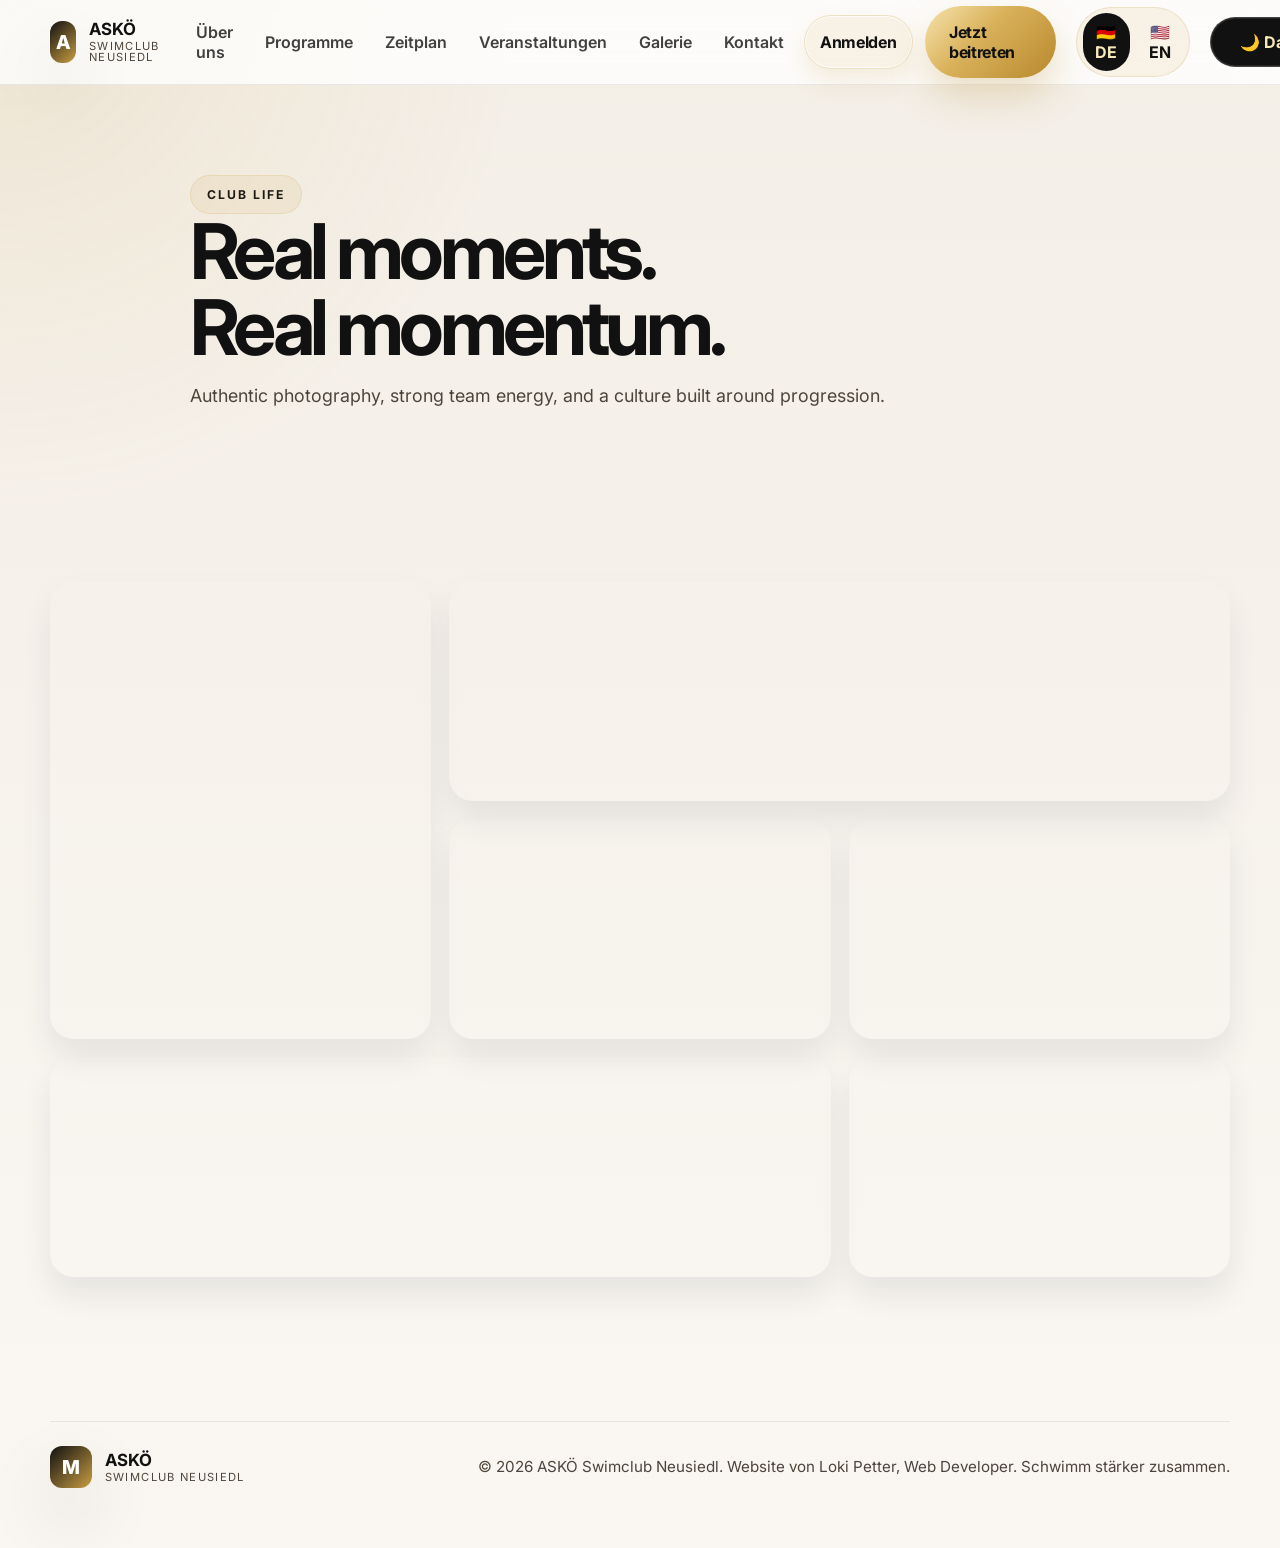
<file: pages/gallery.html>
<!DOCTYPE html>
<html lang="en">
  <head>
    <meta charset="UTF-8" />
    <meta name="viewport" content="width=device-width, initial-scale=1.0" />
    <title>Gallery | ASKÖ Swimclub Neusiedl</title>
    <meta name="description" content="A visual look into the energy, community, and training atmosphere at ASKÖ Swimclub Neusiedl." />
    <link rel="preconnect" href="https://fonts.googleapis.com" />
    <link rel="preconnect" href="https://fonts.gstatic.com" crossorigin />
    <link href="https://fonts.googleapis.com/css2?family=Inter:wght@400;500;600;700;800;900&display=swap" rel="stylesheet" />
    <link rel="stylesheet" href="../assets/css/styles.css" />
  </head>
  <body>
    <header class="site-header">
      <div class="container nav-wrap">
        <a href="../index.html" class="brand" aria-label="ASKÖ Swimclub Neusiedl home">
          <span class="brand-mark">A</span>
          <span class="brand-text">
            <strong>ASKÖ</strong>
            <small>Swimclub Neusiedl</small>
          </span>
        </a>

        <nav class="main-nav" aria-label="Main navigation">
          <a href="about.html">About</a>
          <a href="programs.html">Programs</a>
          <a href="schedule.html">Schedule</a>
          <a href="events.html">Events</a>
          <a href="gallery.html">Gallery</a>
          <a href="contact.html">Contact</a>
        </nav>

        <div class="nav-actions">
          <a href="contact.html" class="button button-secondary nav-signin">Sign in</a>
          <a href="contact.html" class="button button-primary nav-cta">Join now</a>
        </div>
        <div class="lang-switcher" aria-label="Language selector">
          <button class="lang-btn active" type="button" data-lang="de" aria-label="Deutsch">🇩🇪 DE</button>
          <button class="lang-btn" type="button" data-lang="en" aria-label="English">🇺🇸 EN</button>
        </div>
        <button class="theme-toggle" type="button" aria-label="Switch to dark mode">🌙 Dark</button>
        <button class="menu-toggle" aria-label="Toggle menu" aria-expanded="false">
          <span></span><span></span><span></span>
        </button>
      </div>
    </header>

    <main>
      <section class="page-hero">
        <div class="container narrow">
          <span class="section-label">Club life</span>
          <h1>Real moments. Real momentum.</h1>
          <p>Authentic photography, strong team energy, and a culture built around progression.</p>
        </div>
      </section>

      <section class="section">
        <div class="container gallery-grid-page">
          <div class="gallery-item-page tall"></div>
          <div class="gallery-item-page wide"></div>
          <div class="gallery-item-page"></div>
          <div class="gallery-item-page"></div>
          <div class="gallery-item-page large"></div>
          <div class="gallery-item-page"></div>
        </div>
      </section>
    </main>

    <footer class="site-footer">
      <div class="container footer-wrap">
        <div>
          <a href="../index.html" class="brand footer-brand">
            <span class="brand-mark">M</span>
            <span class="brand-text">
              <strong>ASKÖ</strong>
              <small>Swimclub Neusiedl</small>
            </span>
          </a>
        </div>
        <p>© <span id="year"></span> ASKÖ Swimclub Neusiedl. Website by Loki Petter, Web Developer. Swim stronger together.</p>
      </div>
    </footer>

    <script src="../assets/js/script.js"></script>
  </body>
</html>
</file>
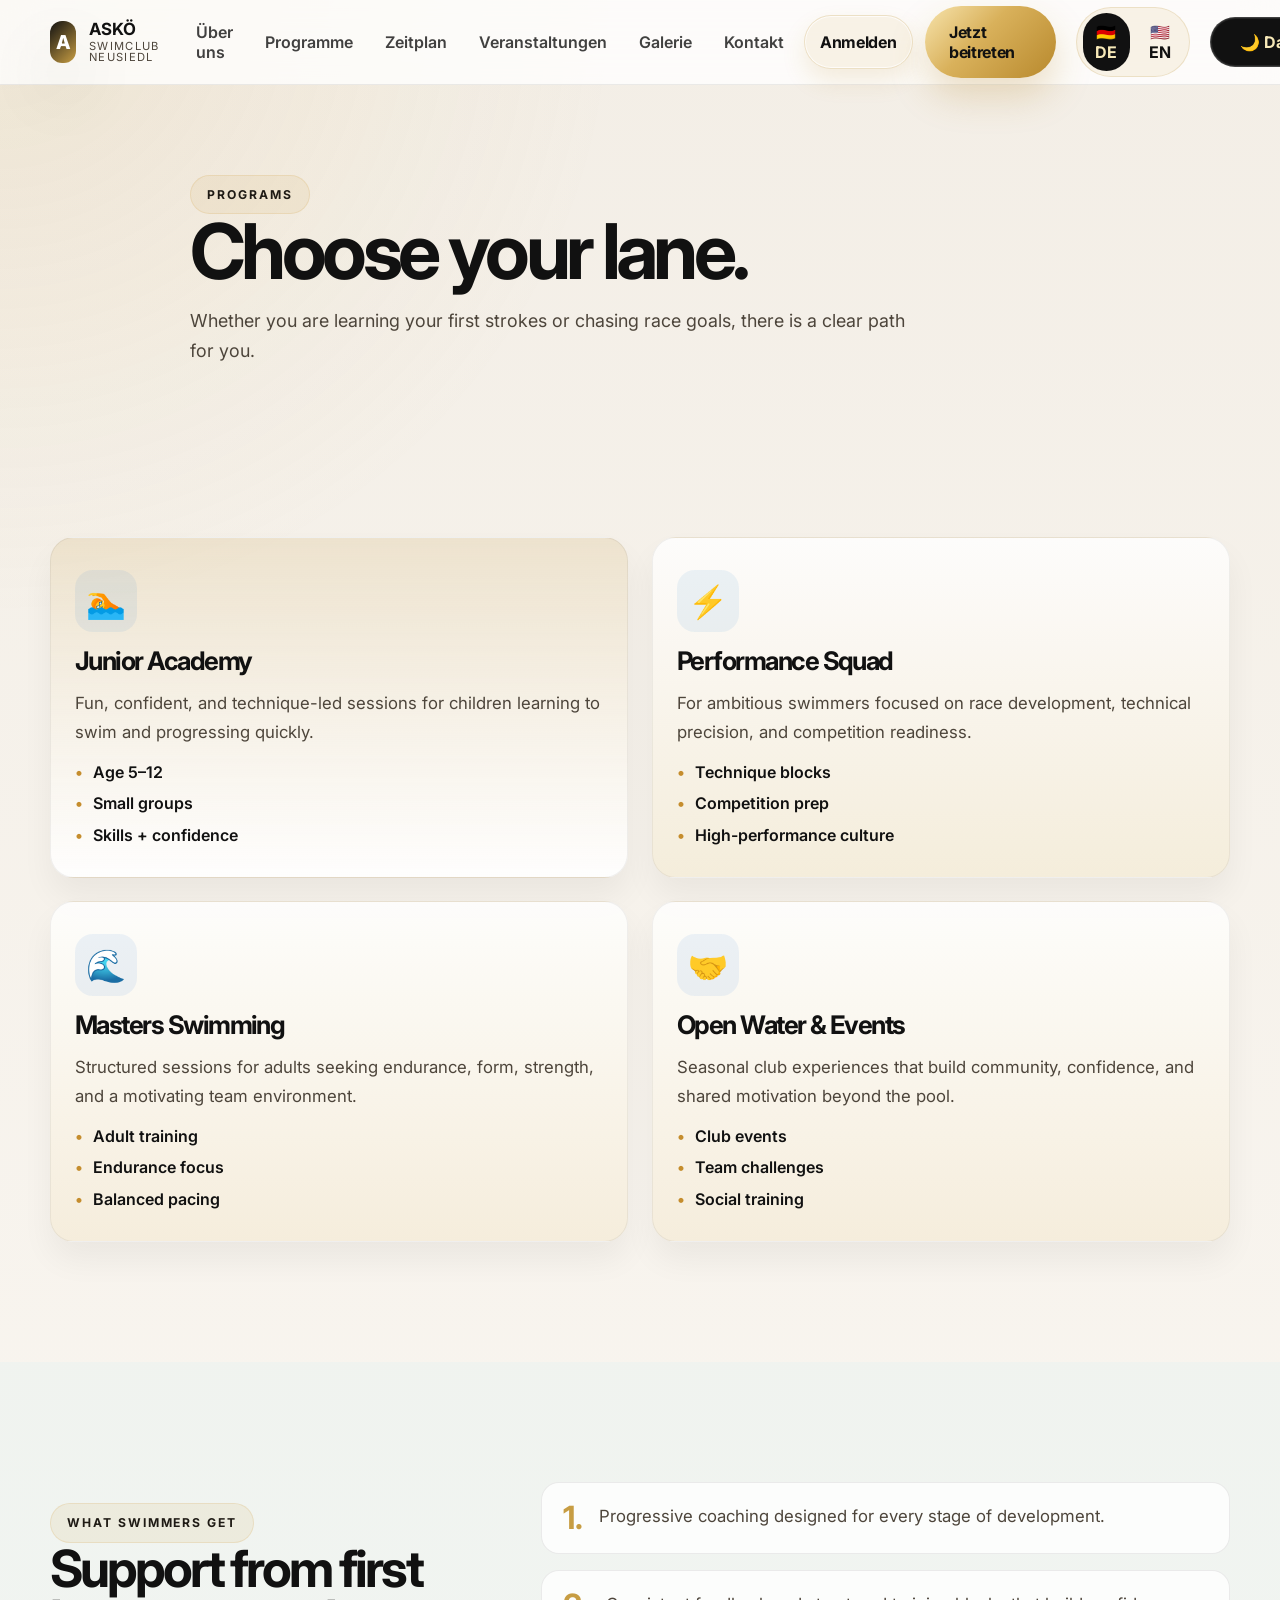
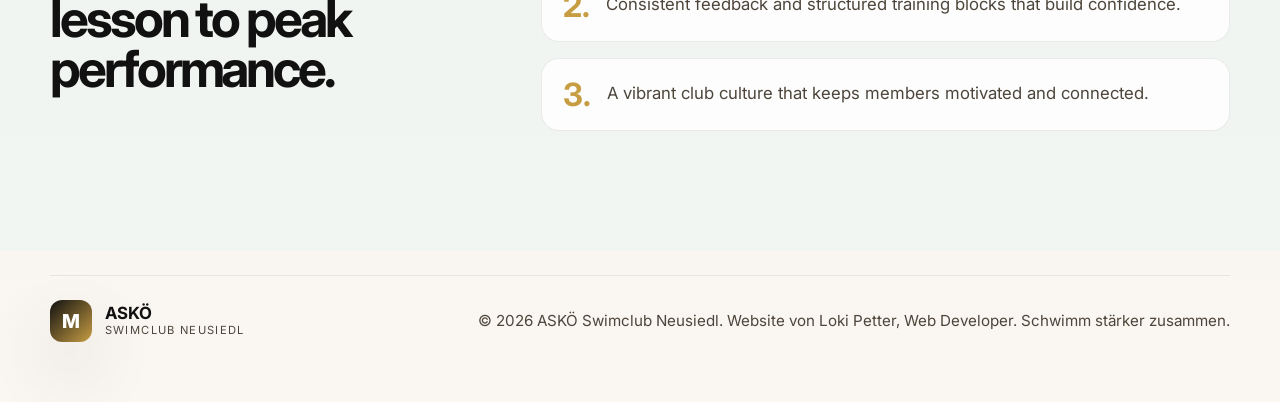
<file: pages/programs.html>
<!DOCTYPE html>
<html lang="en">
  <head>
    <meta charset="UTF-8" />
    <meta name="viewport" content="width=device-width, initial-scale=1.0" />
    <title>Programs | ASKÖ Swimclub Neusiedl</title>
    <meta name="description" content="Explore swim school, performance training, masters swimming, and club events at ASKÖ Swimclub Neusiedl." />
    <link rel="preconnect" href="https://fonts.googleapis.com" />
    <link rel="preconnect" href="https://fonts.gstatic.com" crossorigin />
    <link href="https://fonts.googleapis.com/css2?family=Inter:wght@400;500;600;700;800;900&display=swap" rel="stylesheet" />
    <link rel="stylesheet" href="../assets/css/styles.css" />
  </head>
  <body>
    <header class="site-header">
      <div class="container nav-wrap">
        <a href="../index.html" class="brand" aria-label="ASKÖ Swimclub Neusiedl home">
          <span class="brand-mark">A</span>
          <span class="brand-text">
            <strong>ASKÖ</strong>
            <small>Swimclub Neusiedl</small>
          </span>
        </a>

        <nav class="main-nav" aria-label="Main navigation">
          <a href="about.html">About</a>
          <a href="programs.html">Programs</a>
          <a href="schedule.html">Schedule</a>
          <a href="events.html">Events</a>
          <a href="gallery.html">Gallery</a>
          <a href="contact.html">Contact</a>
        </nav>

        <div class="nav-actions">
          <a href="contact.html" class="button button-secondary nav-signin">Sign in</a>
          <a href="contact.html" class="button button-primary nav-cta">Join now</a>
        </div>
        <div class="lang-switcher" aria-label="Language selector">
          <button class="lang-btn active" type="button" data-lang="de" aria-label="Deutsch">🇩🇪 DE</button>
          <button class="lang-btn" type="button" data-lang="en" aria-label="English">🇺🇸 EN</button>
        </div>
        <button class="theme-toggle" type="button" aria-label="Switch to dark mode">🌙 Dark</button>
        <button class="menu-toggle" aria-label="Toggle menu" aria-expanded="false">
          <span></span><span></span><span></span>
        </button>
      </div>
    </header>

    <main>
      <section class="page-hero">
        <div class="container narrow">
          <span class="section-label">Programs</span>
          <h1>Choose your lane.</h1>
          <p>Whether you are learning your first strokes or chasing race goals, there is a clear path for you.</p>
        </div>
      </section>

      <section class="section">
        <div class="container program-grid large-grid">
          <article class="program-card feature-card">
            <div class="card-icon">🏊</div>
            <h3>Junior Academy</h3>
            <p>Fun, confident, and technique-led sessions for children learning to swim and progressing quickly.</p>
            <ul>
              <li>Age 5–12</li>
              <li>Small groups</li>
              <li>Skills + confidence</li>
            </ul>
          </article>

          <article class="program-card">
            <div class="card-icon">⚡</div>
            <h3>Performance Squad</h3>
            <p>For ambitious swimmers focused on race development, technical precision, and competition readiness.</p>
            <ul>
              <li>Technique blocks</li>
              <li>Competition prep</li>
              <li>High-performance culture</li>
            </ul>
          </article>

          <article class="program-card">
            <div class="card-icon">🌊</div>
            <h3>Masters Swimming</h3>
            <p>Structured sessions for adults seeking endurance, form, strength, and a motivating team environment.</p>
            <ul>
              <li>Adult training</li>
              <li>Endurance focus</li>
              <li>Balanced pacing</li>
            </ul>
          </article>

          <article class="program-card">
            <div class="card-icon">🤝</div>
            <h3>Open Water & Events</h3>
            <p>Seasonal club experiences that build community, confidence, and shared motivation beyond the pool.</p>
            <ul>
              <li>Club events</li>
              <li>Team challenges</li>
              <li>Social training</li>
            </ul>
          </article>
        </div>
      </section>

      <section class="section soft-section">
        <div class="container info-columns">
          <div>
            <span class="section-label">What swimmers get</span>
            <h2>Support from first lesson to peak performance.</h2>
          </div>
          <div class="info-stack">
            <div class="info-box">
              <strong>1.</strong>
              <p>Progressive coaching designed for every stage of development.</p>
            </div>
            <div class="info-box">
              <strong>2.</strong>
              <p>Consistent feedback and structured training blocks that build confidence.</p>
            </div>
            <div class="info-box">
              <strong>3.</strong>
              <p>A vibrant club culture that keeps members motivated and connected.</p>
            </div>
          </div>
        </div>
      </section>
    </main>

    <footer class="site-footer">
      <div class="container footer-wrap">
        <div>
          <a href="../index.html" class="brand footer-brand">
            <span class="brand-mark">M</span>
            <span class="brand-text">
              <strong>ASKÖ</strong>
              <small>Swimclub Neusiedl</small>
            </span>
          </a>
        </div>
        <p>© <span id="year"></span> ASKÖ Swimclub Neusiedl. Website by Loki Petter, Web Developer. Swim stronger together.</p>
      </div>
    </footer>

    <script src="../assets/js/script.js"></script>
  </body>
</html>
</file>
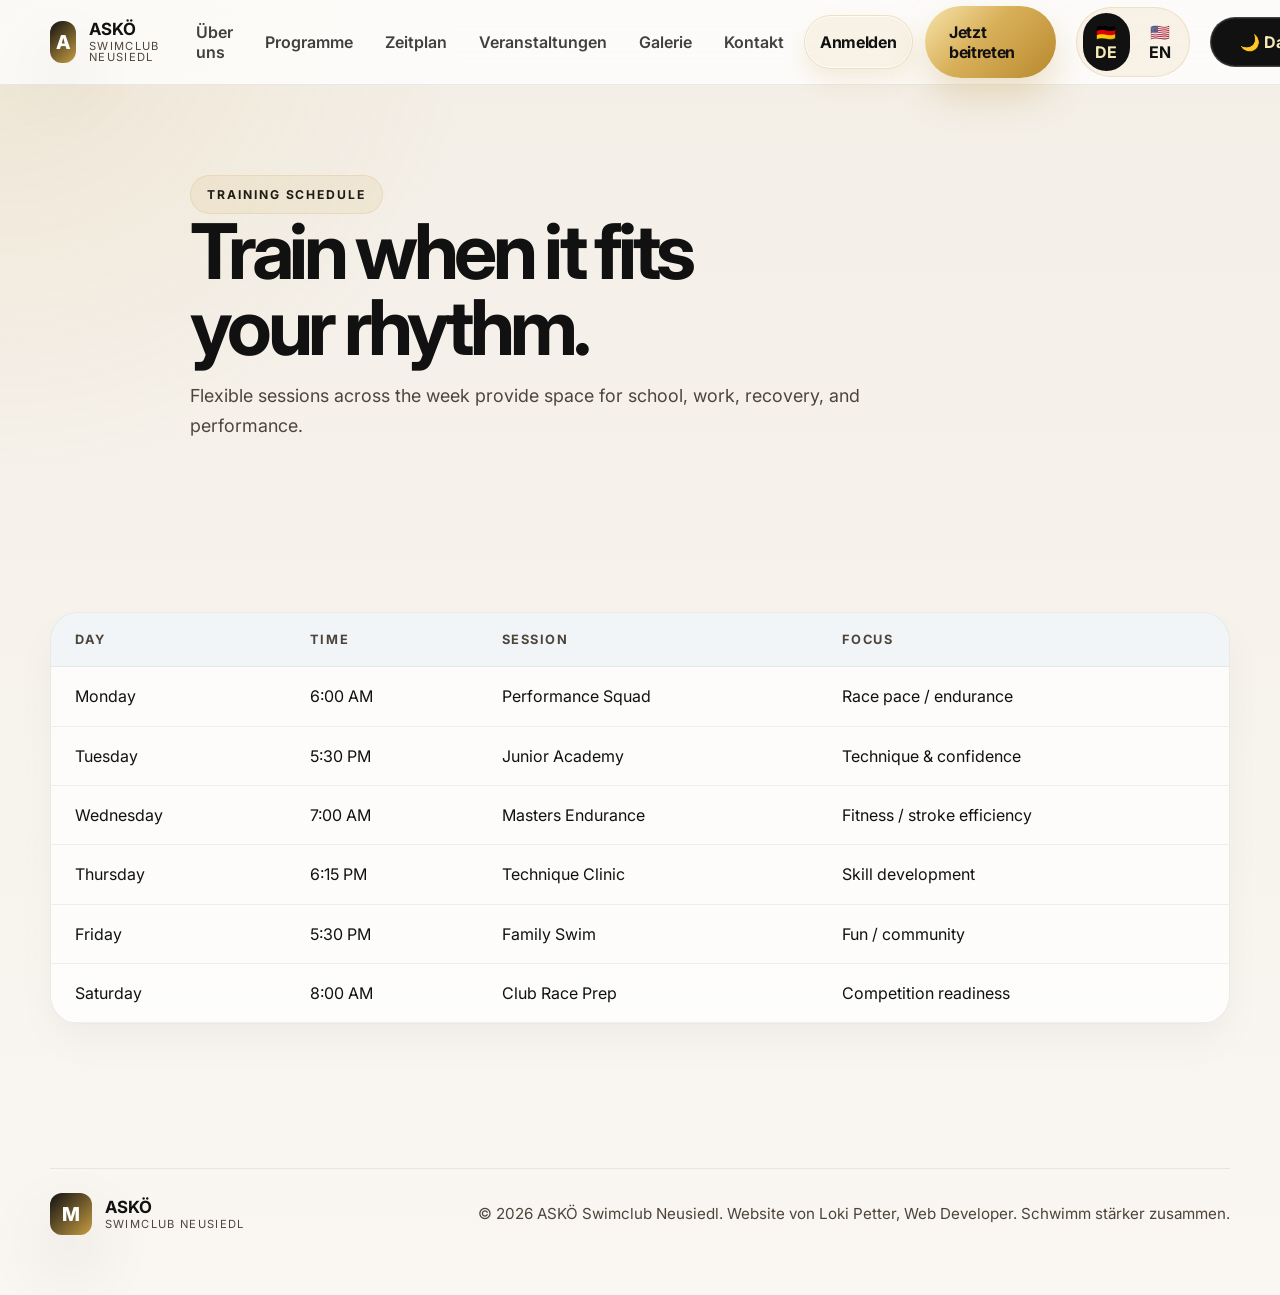
<file: pages/schedule.html>
<!DOCTYPE html>
<html lang="en">
  <head>
    <meta charset="UTF-8" />
    <meta name="viewport" content="width=device-width, initial-scale=1.0" />
    <title>Schedule | ASKÖ Swimclub Neusiedl</title>
    <meta name="description" content="Weekly training schedule for junior swimmers, masters, performance squads, and club sessions at ASKÖ Swimclub Neusiedl." />
    <link rel="preconnect" href="https://fonts.googleapis.com" />
    <link rel="preconnect" href="https://fonts.gstatic.com" crossorigin />
    <link href="https://fonts.googleapis.com/css2?family=Inter:wght@400;500;600;700;800;900&display=swap" rel="stylesheet" />
    <link rel="stylesheet" href="../assets/css/styles.css" />
  </head>
  <body>
    <header class="site-header">
      <div class="container nav-wrap">
        <a href="../index.html" class="brand" aria-label="ASKÖ Swimclub Neusiedl home">
          <span class="brand-mark">A</span>
          <span class="brand-text">
            <strong>ASKÖ</strong>
            <small>Swimclub Neusiedl</small>
          </span>
        </a>

        <nav class="main-nav" aria-label="Main navigation">
          <a href="about.html">About</a>
          <a href="programs.html">Programs</a>
          <a href="schedule.html">Schedule</a>
          <a href="events.html">Events</a>
          <a href="gallery.html">Gallery</a>
          <a href="contact.html">Contact</a>
        </nav>

        <div class="nav-actions">
          <a href="contact.html" class="button button-secondary nav-signin">Sign in</a>
          <a href="contact.html" class="button button-primary nav-cta">Join now</a>
        </div>
        <div class="lang-switcher" aria-label="Language selector">
          <button class="lang-btn active" type="button" data-lang="de" aria-label="Deutsch">🇩🇪 DE</button>
          <button class="lang-btn" type="button" data-lang="en" aria-label="English">🇺🇸 EN</button>
        </div>
        <button class="theme-toggle" type="button" aria-label="Switch to dark mode">🌙 Dark</button>
        <button class="menu-toggle" aria-label="Toggle menu" aria-expanded="false">
          <span></span><span></span><span></span>
        </button>
      </div>
    </header>

    <main>
      <section class="page-hero">
        <div class="container narrow">
          <span class="section-label">Training schedule</span>
          <h1>Train when it fits your rhythm.</h1>
          <p>Flexible sessions across the week provide space for school, work, recovery, and performance.</p>
        </div>
      </section>

      <section class="section">
        <div class="container">
          <div class="schedule-table-wrap">
            <table class="schedule-table">
              <thead>
                <tr>
                  <th>Day</th>
                  <th>Time</th>
                  <th>Session</th>
                  <th>Focus</th>
                </tr>
              </thead>
              <tbody>
                <tr>
                  <td>Monday</td>
                  <td>6:00 AM</td>
                  <td>Performance Squad</td>
                  <td>Race pace / endurance</td>
                </tr>
                <tr>
                  <td>Tuesday</td>
                  <td>5:30 PM</td>
                  <td>Junior Academy</td>
                  <td>Technique & confidence</td>
                </tr>
                <tr>
                  <td>Wednesday</td>
                  <td>7:00 AM</td>
                  <td>Masters Endurance</td>
                  <td>Fitness / stroke efficiency</td>
                </tr>
                <tr>
                  <td>Thursday</td>
                  <td>6:15 PM</td>
                  <td>Technique Clinic</td>
                  <td>Skill development</td>
                </tr>
                <tr>
                  <td>Friday</td>
                  <td>5:30 PM</td>
                  <td>Family Swim</td>
                  <td>Fun / community</td>
                </tr>
                <tr>
                  <td>Saturday</td>
                  <td>8:00 AM</td>
                  <td>Club Race Prep</td>
                  <td>Competition readiness</td>
                </tr>
              </tbody>
            </table>
          </div>
        </div>
      </section>
    </main>

    <footer class="site-footer">
      <div class="container footer-wrap">
        <div>
          <a href="../index.html" class="brand footer-brand">
            <span class="brand-mark">M</span>
            <span class="brand-text">
              <strong>ASKÖ</strong>
              <small>Swimclub Neusiedl</small>
            </span>
          </a>
        </div>
        <p>© <span id="year"></span> ASKÖ Swimclub Neusiedl. Website by Loki Petter, Web Developer. Swim stronger together.</p>
      </div>
    </footer>

    <script src="../assets/js/script.js"></script>
  </body>
</html>
</file>
<file: assets/css/styles.css>
:root {
  --bg: #f7f2ea;
  --panel: #fffdf8;
  --ink: #111111;
  --muted: #4d453b;
  --navy: #111111;
  --navy-2: #1f1b15;
  --blue: #c79d43;
  --cyan: #efd38a;
  --aqua: #f5e1a3;
  --orange: #c58d2d;
  --coral: #b98a35;
  --line: rgba(17, 17, 17, 0.08);
  --shadow: 0 30px 70px rgba(17, 17, 17, 0.14);
  --button-soft: rgba(212, 175, 94, 0.12);
  --card-soft: rgba(255, 255, 255, 0.82);
  --hero-glow: rgba(199, 157, 67, 0.14);
  --toggle-bg: #111111;
  --toggle-fg: #f7e9b8;
  --luxury-fill: #f3ead6;
  --luxury-fill-strong: #efe1b8;
}

body.dark-mode {
  --bg: #090909;
  --panel: #14110e;
  --ink: #f7f1e3;
  --muted: #d9caa3;
  --navy: #f7e4ae;
  --navy-2: #f0cf75;
  --blue: #d9b15b;
  --cyan: #f0d48a;
  --aqua: #f5dfae;
  --orange: #d7a94a;
  --coral: #c99635;
  --line: rgba(212, 175, 94, 0.2);
  --shadow: 0 35px 80px rgba(0, 0, 0, 0.56);
  --button-soft: rgba(20, 18, 15, 0.96);
  --card-soft: rgba(22, 18, 14, 0.9);
  --hero-glow: rgba(217, 177, 91, 0.12);
  --toggle-bg: #f6d68e;
  --toggle-fg: #101010;
  --luxury-fill: #1b1712;
  --luxury-fill-strong: #261f17;
}

* {
  box-sizing: border-box;
}

html {
  scroll-behavior: smooth;
}

[data-reveal] {
  opacity: 0;
  transform: translateY(26px) scale(0.985);
  filter: blur(6px);
  transition: opacity 0.8s cubic-bezier(0.22, 1, 0.36, 1), transform 0.8s cubic-bezier(0.22, 1, 0.36, 1), filter 0.8s cubic-bezier(0.22, 1, 0.36, 1);
  will-change: opacity, transform, filter;
}

[data-reveal].is-visible {
  opacity: 1;
  transform: translateY(0) scale(1);
  filter: blur(0);
}

@keyframes floatCard {
  0%, 100% {
    transform: translateY(0px);
  }
  50% {
    transform: translateY(-10px);
  }
}

body {
  margin: 0;
  font-family: "Inter", sans-serif;
  background:
    radial-gradient(circle at top left, rgba(199, 157, 67, 0.12), transparent 26%),
    linear-gradient(180deg, #f3eee6 0%, #faf7f2 100%);
  color: var(--ink);
  transition: background 0.25s ease, color 0.25s ease;
}

body.dark-mode {
  background:
    radial-gradient(circle at top left, rgba(217, 177, 91, 0.09), transparent 28%),
    linear-gradient(180deg, #090909 0%, #12100d 100%);
}

body.dark-mode .feature-panel,
body.dark-mode .mini-card,
body.dark-mode .trust-card,
body.dark-mode .program-card,
body.dark-mode .day-block,
body.dark-mode blockquote,
body.dark-mode .info-box,
body.dark-mode .inspiration-card,
body.dark-mode .contact-card,
body.dark-mode .legal-card,
body.dark-mode .event-card,
body.dark-mode .schedule-table-wrap,
body.dark-mode .features-wrap,
body.dark-mode .info-panel,
body.dark-mode .badge,
body.dark-mode .main-nav,
body.dark-mode .contact-form input,
body.dark-mode .contact-form select,
body.dark-mode .contact-form textarea {
  background: rgba(13, 31, 45, 0.9);
  border-color: var(--line);
  color: var(--ink);
}

body.dark-mode .info-panel,
body.dark-mode .badge,
body.dark-mode .features-wrap,
body.dark-mode .mini-card,
body.dark-mode .inspiration-card,
body.dark-mode .contact-card,
body.dark-mode .legal-card,
body.dark-mode .event-card,
body.dark-mode .schedule-table-wrap,
body.dark-mode .program-card,
body.dark-mode .trust-card,
body.dark-mode .day-block,
body.dark-mode blockquote,
body.dark-mode .info-box,
body.dark-mode .feature-panel {
  box-shadow: 0 18px 40px rgba(0, 0, 0, 0.22);
}

body.dark-mode .feature-list li,
body.dark-mode .contact-info,
body.dark-mode .legal-list,
body.dark-mode .info-panel small,
body.dark-mode .panel-label,
body.dark-mode .trust-card p,
body.dark-mode .program-card p,
body.dark-mode .legal-card p,
body.dark-mode .legal-card li,
body.dark-mode .event-card p,
body.dark-mode .info-box p,
body.dark-mode .map-box span,
body.dark-mode .day-block small,
body.dark-mode .features-wrap span,
body.dark-mode .hero-metrics span,
body.dark-mode .brand-text small,
body.dark-mode .site-footer p,
body.dark-mode .main-nav a,
body.dark-mode .main-nav,
body.dark-mode .contact-form label,
body.dark-mode .contact-form input::placeholder,
body.dark-mode .contact-form textarea::placeholder {
  color: var(--muted);
}

body.dark-mode .contact-form input,
body.dark-mode .contact-form select,
body.dark-mode .contact-form textarea {
  background: rgba(9, 23, 34, 0.9);
  border-color: rgba(186, 214, 237, 0.18);
}

body.dark-mode .badge,
body.dark-mode .info-panel,
body.dark-mode .features-wrap,
body.dark-mode .mini-card,
body.dark-mode .feature-panel,
body.dark-mode .inspiration-card,
body.dark-mode .contact-card,
body.dark-mode .legal-card,
body.dark-mode .event-card,
body.dark-mode .schedule-table-wrap,
body.dark-mode .program-card,
body.dark-mode .day-block,
body.dark-mode blockquote,
body.dark-mode .info-box,
body.dark-mode .trust-card {
  backdrop-filter: blur(12px);
}

img {
  max-width: 100%;
  display: block;
}

a {
  color: inherit;
  text-decoration: none;
}

button {
  font: inherit;
}

.page-shell {
  min-height: 100vh;
}

.container {
  width: min(1180px, calc(100% - 32px));
  margin: 0 auto;
}

.section {
  padding: 120px 0;
}

.section-label {
  display: inline-block;
  font-size: 0.76rem;
  letter-spacing: 0.16em;
  text-transform: uppercase;
  font-weight: 700;
  color: var(--navy-2);
  background: rgba(212, 175, 94, 0.12);
  border: 1px solid rgba(212, 175, 94, 0.22);
  padding: 0.7rem 1rem;
  border-radius: 999px;
}

h1, h2, h3 {
  margin: 0 0 1rem;
  letter-spacing: -0.06em;
  line-height: 0.98;
}

h1 {
  font-size: clamp(3.2rem, 6vw, 6rem);
  max-width: 600px;
}

h2 {
  font-size: clamp(2.4rem, 4vw, 4rem);
  max-width: 640px;
}

h3 {
  font-size: clamp(1.4rem, 2vw, 2rem);
}

p {
  font-size: 1.05rem;
  line-height: 1.7;
  color: var(--muted);
  margin: 0 0 1.25rem;
}

.site-header {
  position: sticky;
  top: 0;
  z-index: 20;
  backdrop-filter: blur(18px);
  background: rgba(255, 255, 255, 0.78);
  border-bottom: 1px solid rgba(17, 17, 17, 0.08);
}

body.dark-mode .site-header {
  background: rgba(8, 8, 8, 0.78);
  border-bottom-color: rgba(217, 177, 91, 0.14);
}

.nav-wrap {
  display: flex;
  align-items: center;
  justify-content: space-between;
  min-height: 84px;
  gap: 20px;
}

.brand {
  display: inline-flex;
  align-items: center;
  gap: 0.8rem;
}

.brand-logo {
  width: 42px;
  height: 42px;
  display: inline-grid;
  place-items: center;
  border-radius: 12px;
  overflow: hidden;
  background: linear-gradient(135deg, var(--navy) 0%, var(--blue) 100%);
  box-shadow: var(--shadow);
}

.brand-logo img {
  width: 100%;
  height: 100%;
  object-fit: cover;
  display: block;
}

.brand-mark {
  width: 42px;
  height: 42px;
  border-radius: 12px;
  display: grid;
  place-items: center;
  background: linear-gradient(135deg, var(--navy) 0%, var(--blue) 100%);
  color: white;
  font-weight: 800;
  font-size: 1.2rem;
  box-shadow: var(--shadow);
}

.brand-text {
  display: flex;
  flex-direction: column;
  line-height: 1;
}

.brand-text strong {
  font-size: 1.05rem;
}

.brand-text small {
  font-size: 0.7rem;
  letter-spacing: 0.12em;
  text-transform: uppercase;
  color: var(--muted);
  margin-top: 0.2rem;
}

.main-nav {
  display: flex;
  align-items: center;
  gap: 2rem;
  font-weight: 600;
  color: var(--ink);
}

.main-nav a {
  position: relative;
  opacity: 0.8;
}

.main-nav a::after {
  content: "";
  position: absolute;
  left: 0;
  bottom: -0.5rem;
  width: 100%;
  height: 2px;
  background: linear-gradient(90deg, var(--blue), var(--cyan));
  transform: scaleX(0);
  transform-origin: left;
  transition: transform 0.25s ease;
}

.main-nav a:hover::after,
.main-nav a:focus-visible::after {
  transform: scaleX(1);
}

.button {
  display: inline-flex;
  align-items: center;
  justify-content: center;
  border-radius: 999px;
  padding: 1rem 1.5rem;
  font-weight: 700;
  transition: transform 0.2s ease, box-shadow 0.2s ease, background 0.2s ease;
  letter-spacing: -0.02em;
}

.hero-copy,
.hero-visual,
.mini-card,
.trust-card,
.program-card,
.features-wrap,
.cta-box,
.cookie-banner {
  will-change: transform, box-shadow;
}

.hero-visual {
  animation: floatCard 10s ease-in-out infinite;
}

.photo-card,
.info-panel,
.badge {
  animation: floatCard 12s ease-in-out infinite;
}

.mini-card,
.trust-card,
.program-card,
.feature-card {
  transition: transform 0.25s ease, box-shadow 0.25s ease, border-color 0.25s ease;
}

.mini-card:hover,
.trust-card:hover,
.program-card:hover,
.feature-card:hover {
  transform: translateY(-6px);
  box-shadow: 0 18px 40px rgba(17, 17, 17, 0.1);
}

.button:hover {
  transform: translateY(-1px);
}

.button-primary {
  color: #111111;
  background: linear-gradient(135deg, #f7e4ad 0%, #d9b15b 42%, #b8892d 100%);
  box-shadow: 0 18px 36px rgba(184, 137, 45, 0.25);
}

.button-primary:hover {
  box-shadow: 0 22px 42px rgba(184, 137, 45, 0.33);
}

.button-secondary {
  background: linear-gradient(135deg, #fffdf9 0%, #f6efe2 100%);
  border: 1.5px solid rgba(184, 137, 45, 0.9);
  color: #111111;
  box-shadow: 0 12px 24px rgba(184, 137, 45, 0.14), inset 0 0 0 1px rgba(255,255,255,0.7);
}

.button-secondary:hover {
  background: linear-gradient(135deg, #ffffff 0%, #f9f2df 100%);
  box-shadow: 0 16px 30px rgba(184, 137, 45, 0.2);
  border-color: rgba(184, 137, 45, 1);
}

body.dark-mode .button-secondary {
  background: linear-gradient(135deg, rgba(20, 18, 15, 0.96) 0%, rgba(32, 26, 18, 0.96) 100%);
  border-color: rgba(240, 212, 135, 0.9);
  color: #f5d98a;
  box-shadow: 0 12px 24px rgba(0, 0, 0, 0.28), inset 0 0 0 1px rgba(255,255,255,0.04);
}

body.dark-mode .button-secondary:hover {
  background: linear-gradient(135deg, rgba(28, 24, 18, 1) 0%, rgba(16, 13, 10, 1) 100%);
  border-color: #f5d98a;
}

.lang-switcher {
  display: inline-flex;
  align-items: center;
  gap: 0.35rem;
  padding: 0.34rem;
  border-radius: 999px;
  background: rgba(212, 175, 94, 0.12);
  border: 1px solid rgba(184, 137, 45, 0.18);
}

.lang-btn {
  appearance: none;
  border: 0;
  background: transparent;
  color: var(--ink);
  font-weight: 700;
  border-radius: 999px;
  padding: 0.55rem 0.8rem;
  cursor: pointer;
  display: inline-flex;
  align-items: center;
  gap: 0.35rem;
  transition: background 0.2s ease, transform 0.2s ease;
}

.lang-btn:hover {
  transform: translateY(-1px);
}

.lang-btn.active {
  background: var(--toggle-bg);
  color: var(--toggle-fg);
}

.theme-toggle {
  display: inline-flex;
  align-items: center;
  justify-content: center;
  gap: 0.6rem;
  min-width: 120px;
  padding: 0.85rem 1.2rem;
  border-radius: 999px;
  border: 1px solid rgba(255,255,255,0.2);
  background: var(--toggle-bg);
  color: var(--toggle-fg);
  font-weight: 700;
  cursor: pointer;
  transition: transform 0.2s ease, border-color 0.2s ease, background 0.2s ease;
  box-shadow: inset 0 0 0 1px rgba(255,255,255,0.08);
}

.theme-toggle:hover {
  transform: translateY(-1px);
}

.nav-actions {
  display: flex;
  align-items: center;
  gap: 0.75rem;
  margin-left: auto;
}

.nav-signin {
  min-width: 108px;
  background: rgba(212, 175, 94, 0.12);
  border: 1px solid rgba(184, 137, 45, 0.18);
  color: var(--navy);
}

body.dark-mode .nav-signin {
  color: var(--ink);
}

.menu-toggle {
  display: none;
  background: transparent;
  border: 0;
  padding: 0;
  width: 46px;
  height: 46px;
  border-radius: 12px;
  cursor: pointer;
}

.menu-toggle span {
  display: block;
  width: 24px;
  height: 2px;
  background: var(--ink);
  margin: 5px auto;
  border-radius: 4px;
}

.hero {
  padding: 100px 0 60px;
}

.hero-grid {
  display: grid;
  grid-template-columns: 1.05fr 0.95fr;
  gap: 56px;
  align-items: center;
}

.eyebrow {
  display: inline-flex;
  margin-bottom: 1.4rem;
  padding: 0.7rem 1rem;
  border-radius: 999px;
  background: rgba(212, 175, 94, 0.12);
  border: 1px solid rgba(184, 137, 45, 0.2);
  font-size: 0.78rem;
  letter-spacing: 0.12em;
  text-transform: uppercase;
  color: var(--navy-2);
  font-weight: 700;
}

.hero-copy p {
  font-size: 1.08rem;
  max-width: 560px;
}

.hero-actions {
  display: flex;
  flex-wrap: wrap;
  gap: 1rem;
  margin: 2rem 0;
}

.hero-metrics {
  list-style: none;
  display: flex;
  flex-wrap: wrap;
  gap: 2rem;
  padding: 0;
  margin: 0;
}

.hero-metrics li {
  display: flex;
  flex-direction: column;
  gap: 0.35rem;
}

.hero-metrics strong {
  font-size: clamp(1.6rem, 3vw, 2.6rem);
  line-height: 1;
  letter-spacing: -0.08em;
}

.hero-metrics span {
  color: var(--muted);
  font-size: 0.85rem;
}

.hero-visual {
  position: relative;
  min-height: 620px;
  border-radius: 32px;
  background: linear-gradient(135deg, rgba(13, 35, 61, 0.15), rgba(29, 110, 198, 0.09)),
    url('https://images.unsplash.com/photo-1517836357463-d25dfeac3438?auto=format&fit=crop&w=1200&q=80') center/cover no-repeat;
  box-shadow: var(--shadow);
  overflow: hidden;
}

.photo-card {
  position: absolute;
  inset: auto auto 36px 36px;
  width: 230px;
  height: 290px;
  border-radius: 28px;
  background-size: cover;
  background-position: center;
  border: 8px solid rgba(255, 255, 255, 0.7);
  box-shadow: 0 24px 50px rgba(0,0,0,0.15);
}

.card-1 {
  background-image: url('https://images.unsplash.com/photo-1437622368342-7a3d73a34c8f?auto=format&fit=crop&w=900&q=80');
  transform: translateY(48px);
}

.info-panel {
  position: absolute;
  right: 30px;
  bottom: 28px;
  display: flex;
  flex-direction: column;
  gap: 0.4rem;
  max-width: 250px;
  background: rgba(255, 255, 255, 0.86);
  backdrop-filter: blur(10px);
  border: 1px solid rgba(9, 27, 43, 0.06);
  border-radius: 20px;
  padding: 1.2rem 1.1rem;
  box-shadow: 0 15px 35px rgba(11, 31, 51, 0.12);
}

.panel-label {
  font-size: 0.7rem;
  letter-spacing: 0.12em;
  text-transform: uppercase;
  color: var(--muted);
}

.info-panel strong {
  font-size: 1.5rem;
  letter-spacing: -0.06em;
}

.info-panel small {
  color: var(--muted);
}

.badge {
  position: absolute;
  left: 26px;
  z-index: 1;
  background: rgba(255, 255, 255, 0.9);
  border: 1px solid rgba(9, 27, 43, 0.06);
  color: var(--navy);
  border-radius: 999px;
  padding: 0.8rem 1rem;
  font-size: 0.75rem;
  letter-spacing: 0.12em;
  text-transform: uppercase;
  font-weight: 700;
}

.badge-top {
  top: 24px;
}

.badge-bottom {
  bottom: 24px;
  left: 32px;
}

.features-bar {
  padding: 10px 0 0;
}

.features-wrap {
  display: grid;
  grid-template-columns: repeat(4, minmax(0, 1fr));
  gap: 18px;
  background: linear-gradient(135deg, rgba(255,255,255,0.9) 0%, rgba(243, 234, 214, 0.9) 100%);
  border: 1px solid rgba(17, 17, 17, 0.06);
  border-radius: 24px;
  padding: 1.5rem 2rem;
  box-shadow: 0 18px 36px rgba(17, 17, 17, 0.07);
}

.features-wrap div {
  display: flex;
  flex-direction: column;
  gap: 0.25rem;
  padding: 1rem 0.75rem;
}

.features-wrap span {
  font-size: 0.72rem;
  letter-spacing: 0.12em;
  text-transform: uppercase;
  color: var(--muted);
}

.features-wrap strong {
  font-size: 1.1rem;
}

.about-grid {
  display: grid;
  grid-template-columns: 1fr 1.1fr;
  gap: 2.5rem;
  align-items: center;
}

.about-cards {
  display: grid;
  gap: 1rem;
}

.mini-card {
  background: linear-gradient(180deg, rgba(255,255,255,0.88) 0%, rgba(243, 234, 214, 0.88) 100%);
  border: 1px solid rgba(17, 17, 17, 0.06);
  border-radius: 22px;
  padding: 1.5rem;
  box-shadow: 0 18px 30px rgba(17, 17, 17, 0.05);
}

.mini-card.accent {
  background: linear-gradient(135deg, rgba(199, 157, 67, 0.18) 0%, rgba(255,255,255,0.9) 100%);
}

.mini-card span {
  display: inline-block;
  font-size: 0.8rem;
  font-weight: 700;
  color: var(--blue);
  margin-bottom: 0.9rem;
}

.mini-card h3 {
  margin-bottom: 0.6rem;
  font-size: 1.5rem;
}

.trust-section {
  padding-top: 0;
}

.trust-heading {
  max-width: 760px;
}

.trust-grid {
  display: grid;
  grid-template-columns: repeat(4, minmax(0, 1fr));
  gap: 1.2rem;
}

.trust-card {
  background: linear-gradient(180deg, rgba(255,255,255,0.85) 0%, rgba(243,236,220,0.85) 100%);
  border: 1px solid rgba(17, 17, 17, 0.06);
  border-radius: 22px;
  padding: 1.6rem 1.3rem;
  box-shadow: 0 16px 28px rgba(17, 17, 17, 0.05);
}

.trust-card.highlight-card {
  background: linear-gradient(135deg, rgba(199, 157, 67, 0.18) 0%, rgba(255,255,255,0.9) 100%);
}

.trust-icon {
  width: 50px;
  height: 50px;
  display: grid;
  place-items: center;
  border-radius: 14px;
  background: rgba(121, 217, 248, 0.14);
  font-size: 1.4rem;
  margin-bottom: 1rem;
}

.trust-card h3 {
  margin-bottom: 0.7rem;
  font-size: 1.35rem;
}

.trust-card p {
  margin: 0;
  font-size: 0.98rem;
}

.section-heading {
  margin-bottom: 2.6rem;
}

.program-grid {
  display: grid;
  grid-template-columns: repeat(4, minmax(0, 1fr));
  gap: 24px;
}

.program-card {
  background: linear-gradient(180deg, rgba(255,255,255,0.8) 0%, rgba(244,235,215,0.8) 100%);
  border: 1px solid rgba(17, 17, 17, 0.06);
  border-radius: 24px;
  padding: 2rem 1.5rem;
  box-shadow: 0 18px 32px rgba(17, 17, 17, 0.05);
}

.feature-card {
  background: linear-gradient(180deg, rgba(199, 157, 67, 0.16) 0%, rgba(255,255,255,0.88) 100%);
}

.card-icon {
  width: 62px;
  height: 62px;
  display: grid;
  place-items: center;
  border-radius: 18px;
  background: rgba(29, 110, 198, 0.08);
  font-size: 2rem;
  margin-bottom: 1rem;
}

.program-card p {
  margin-bottom: 1rem;
}

.program-card ul {
  list-style: none;
  padding: 0;
  margin: 0;
  display: grid;
  gap: 0.7rem;
  color: var(--ink);
  font-weight: 600;
}

.program-card li::before {
  content: "•";
  color: var(--orange);
  margin-right: 0.6rem;
}

.schedule-wrap {
  display: grid;
  grid-template-columns: 0.8fr 1.2fr;
  gap: 36px;
  align-items: center;
}

.schedule-grid {
  display: grid;
  grid-template-columns: repeat(2, minmax(0, 1fr));
  gap: 18px;
}

.day-block {
  background: linear-gradient(180deg, rgba(255,255,255,0.8) 0%, rgba(245,238,225,0.8) 100%);
  border: 1px solid rgba(17, 17, 17, 0.06);
  border-radius: 20px;
  padding: 1.5rem 1.2rem;
  box-shadow: 0 16px 28px rgba(17, 17, 17, 0.05);
}

.day-block span {
  display: block;
  font-size: 0.75rem;
  letter-spacing: 0.12em;
  text-transform: uppercase;
  color: var(--muted);
  margin-bottom: 0.5rem;
}

.day-block strong {
  display: block;
  font-size: 2rem;
  letter-spacing: -0.08em;
  margin-bottom: 0.35rem;
}

.day-block small {
  color: var(--muted);
}

.accent-day {
  background: linear-gradient(135deg, rgba(255, 139, 61, 0.12), rgba(255,255,255,0.85));
}

.gallery-grid {
  display: grid;
  grid-template-columns: 1.2fr 0.8fr 1fr;
  grid-template-rows: 240px 210px;
  gap: 18px;
}

.gallery-item {
  min-height: 100%;
  border-radius: 26px;
  background-size: cover;
  background-position: center;
  box-shadow: 0 20px 40px rgba(11, 31, 51, 0.08);
}

.gallery-item:nth-child(1) {
  grid-column: 1 / 2;
  grid-row: 1 / 3;
  background-image: url('https://images.unsplash.com/photo-1547347298-4074fc3086f0?auto=format&fit=crop&w=1200&q=80');
}

.gallery-item:nth-child(2) {
  background-image: url('https://images.unsplash.com/photo-1517838277536-f5f99be501cd?auto=format&fit=crop&w=900&q=80');
}

.gallery-item:nth-child(3) {
  background-image: url('https://images.unsplash.com/photo-1530549387789-4c1017266635?auto=format&fit=crop&w=900&q=80');
}

.gallery-item:nth-child(4) {
  grid-column: 2 / 4;
  background-image: url('https://images.unsplash.com/photo-1526506118085-60ce8714f8c5?auto=format&fit=crop&w=1200&q=80');
}

.testimonial-grid {
  display: grid;
  grid-template-columns: repeat(3, minmax(0, 1fr));
  gap: 24px;
}

blockquote {
  margin: 0;
  padding: 2rem 1.5rem;
  background: linear-gradient(180deg, rgba(255,255,255,0.82) 0%, rgba(244,236,220,0.82) 100%);
  border: 1px solid rgba(17, 17, 17, 0.06);
  border-radius: 22px;
  box-shadow: 0 18px 30px rgba(17, 17, 17, 0.05);
  color: var(--ink);
  font-size: 1.05rem;
  line-height: 1.8;
}

blockquote footer {
  margin-top: 1.2rem;
  color: var(--muted);
  font-size: 0.85rem;
  font-weight: 600;
}

.cta-section {
  padding-top: 60px;
}

.cta-box {
  display: flex;
  align-items: center;
  justify-content: space-between;
  gap: 2rem;
  padding: clamp(2rem, 4vw, 3rem);
  border-radius: 30px;
  background: linear-gradient(135deg, #111111 0%, #1c1a17 28%, #b98a35 62%, #f0d48a 100%);
  color: white;
  box-shadow: 0 28px 60px rgba(17, 17, 17, 0.18);
}

.cta-box .section-label {
  background: rgba(255,255,255,0.12);
  border-color: rgba(255,255,255,0.2);
  color: white;
}

.cta-box h2 {
  max-width: 600px;
  color: white;
}

.cta-actions {
  display: flex;
  flex-wrap: wrap;
  gap: 1rem;
}

.brand-admin {
  padding: 0 0 40px;
}

body.dark-mode .brand-admin-inner {
  background: linear-gradient(135deg, rgba(17, 17, 17, 0.9) 0%, rgba(26, 23, 19, 0.96) 100%);
  border-color: rgba(217, 177, 91, 0.18);
}

body.dark-mode .brand-settings-form input {
  background: rgba(12, 12, 12, 0.9);
  border-color: rgba(217, 177, 91, 0.2);
  color: var(--ink);
}

.brand-admin-inner {
  display: flex;
  align-items: end;
  justify-content: space-between;
  gap: 2rem;
  padding: 2rem;
  border-radius: 26px;
  background: linear-gradient(135deg, rgba(255,255,255,0.86) 0%, rgba(243,234,214,0.94) 100%);
  border: 1px solid rgba(17, 17, 17, 0.06);
  box-shadow: 0 18px 40px rgba(17, 17, 17, 0.05);
}

.brand-settings-form {
  display: grid;
  grid-template-columns: repeat(3, minmax(0, 1fr));
  gap: 1rem;
  width: min(800px, 100%);
}

.brand-settings-form label {
  display: grid;
  gap: 0.45rem;
  font-size: 0.8rem;
  font-weight: 700;
  letter-spacing: 0.04em;
  color: var(--muted);
}

.brand-settings-form input {
  width: 100%;
  padding: 0.9rem 1rem;
  border-radius: 12px;
  border: 1px solid rgba(17, 17, 17, 0.08);
  background: rgba(255,255,255,0.8);
  color: var(--ink);
  font: inherit;
}

.brand-settings-form input:focus {
  outline: 2px solid rgba(184, 137, 45, 0.38);
  border-color: rgba(184, 137, 45, 0.6);
}

.site-footer {
  padding: 24px 0 60px;
}

.cookie-banner {
  position: fixed;
  left: 50%;
  bottom: 24px;
  transform: translateX(-50%);
  width: min(960px, calc(100% - 24px));
  display: flex;
  align-items: center;
  justify-content: space-between;
  gap: 1rem;
  padding: 1rem 1.25rem;
  border-radius: 20px;
  border: 1px solid rgba(199, 157, 67, 0.25);
  background: rgba(17, 17, 17, 0.94);
  color: #f5e5b0;
  box-shadow: 0 28px 60px rgba(0, 0, 0, 0.26);
  z-index: 100;
}

.cookie-banner.hidden {
  display: none;
}

.cookie-banner p {
  margin: 0;
  color: #f2e2ae;
  font-size: 0.95rem;
  line-height: 1.5;
}

.cookie-actions {
  display: flex;
  align-items: center;
  gap: 0.75rem;
}

.cookie-btn {
  appearance: none;
  border: 1px solid rgba(240, 212, 138, 0.35);
  background: rgba(240, 212, 138, 0.12);
  color: #f8e9b6;
  border-radius: 999px;
  padding: 0.7rem 1rem;
  font-weight: 700;
  cursor: pointer;
}

.cookie-btn.primary {
  background: linear-gradient(135deg, #f7e4ad 0%, #d9b15b 42%, #b8892d 100%);
  border-color: rgba(184, 137, 45, 0.7);
  color: #111111;
}

.footer-wrap {
  display: flex;
  justify-content: space-between;
  align-items: center;
  gap: 1rem;
  padding-top: 1.5rem;
  border-top: 1px solid rgba(9, 27, 43, 0.08);
}

.footer-brand {
  opacity: 1;
}

.site-footer p {
  margin: 0;
  color: var(--muted);
  font-size: 0.95rem;
}

@media (max-width: 960px) {
  .nav-wrap {
    flex-wrap: wrap;
    padding: 0.75rem 0;
    gap: 0.75rem;
  }

  .nav-actions {
    margin-left: 0;
    order: 2;
  }

  .hero-grid,
  .about-grid,
  .schedule-wrap,
  .program-grid,
  .testimonial-grid,
  .features-wrap,
  .cta-box {
    grid-template-columns: 1fr;
    display: grid;
  }

  .program-grid,
  .testimonial-grid,
  .features-wrap {
    grid-template-columns: repeat(2, minmax(0, 1fr));
  }

  .main-nav {
    position: absolute;
    top: calc(100% + 10px);
    left: 16px;
    right: 16px;
    flex-direction: column;
    align-items: flex-start;
    background: rgba(255,255,255,0.98);
    border: 1px solid var(--line);
    border-radius: 16px;
    padding: 1rem 1.2rem;
    box-shadow: 0 18px 36px rgba(11, 31, 51, 0.08);
    opacity: 0;
    pointer-events: none;
    transform: translateY(-8px);
    transition: opacity 0.2s ease, transform 0.2s ease;
  }

  body.dark-mode .main-nav {
    background: rgba(9, 23, 34, 0.98);
  }

  .main-nav.open {
    opacity: 1;
    pointer-events: auto;
    transform: translateY(0);
  }

  .menu-toggle {
    display: block;
  }

  .nav-cta,
  .nav-signin {
    min-width: 0;
  }

  .hero-visual {
    min-height: 500px;
  }

  .gallery-grid {
    grid-template-columns: repeat(2, minmax(0, 1fr));
    grid-template-rows: 220px 200px 200px;
  }

  .gallery-item:nth-child(1) {
    grid-column: 1 / 3;
    grid-row: auto;
  }

  .gallery-item:nth-child(4) {
    grid-column: 1 / 3;
  }
}

@media (max-width: 640px) {
  .section {
    padding: 90px 0;
  }

  .nav-wrap {
    justify-content: space-between;
  }

  .nav-actions {
    width: 100%;
    justify-content: space-between;
    order: 3;
  }

  .nav-actions .button {
    flex: 1;
    min-width: 0;
  }

  .theme-toggle {
    min-width: 92px;
    padding: 0.7rem 0.9rem;
  }

  .features-wrap,
  .program-grid,
  .testimonial-grid,
  .schedule-grid,
  .gallery-grid {
    grid-template-columns: 1fr;
  }

  .hero {
    padding-top: 72px;
  }

  .hero-copy p {
    font-size: 1rem;
  }

  .button {
    width: 100%;
  }

  .hero-actions,
  .cta-actions {
    display: grid;
    width: 100%;
  }

  .hero-metrics {
    flex-direction: column;
    align-items: flex-start;
    gap: 1rem;
  }

  .footer-wrap,
  .cta-box {
    display: grid;
    justify-content: stretch;
    text-align: left;
  }
}

.page-hero {
  padding: 90px 0 30px;
}

.page-hero .narrow {
  max-width: 900px;
}

.page-hero h1 {
  margin-bottom: 1rem;
}

.page-hero p {
  max-width: 720px;
  font-size: 1.12rem;
}

.soft-section {
  background: rgba(121, 217, 248, 0.06);
}

.content-grid {
  display: grid;
  grid-template-columns: 1.2fr 0.8fr;
  gap: 2rem;
  align-items: center;
}

.feature-panel {
  background: rgba(255, 255, 255, 0.75);
  border: 1px solid var(--line);
  border-radius: 26px;
  padding: 2rem;
  box-shadow: 0 20px 40px rgba(11, 31, 51, 0.04);
}

.feature-list {
  list-style: none;
  margin: 0;
  padding: 0;
  display: grid;
  gap: 1rem;
  font-weight: 600;
}

.feature-list li {
  padding: 0.9rem 1rem;
  border-radius: 14px;
  background: rgba(29, 110, 198, 0.05);
}

.inspiration-grid {
  display: grid;
  grid-template-columns: repeat(4, minmax(0, 1fr));
  gap: 1.2rem;
}

.inspiration-card {
  background: rgba(255, 255, 255, 0.78);
  border: 1px solid var(--line);
  border-radius: 22px;
  padding: 1.5rem;
  box-shadow: 0 14px 32px rgba(11, 31, 51, 0.04);
}

.inspiration-card h3 {
  font-size: 1.35rem;
  margin-bottom: 0.7rem;
}

.values-grid {
  display: grid;
  grid-template-columns: repeat(3, minmax(0, 1fr));
  gap: 1.25rem;
}

.large-grid {
  grid-template-columns: repeat(2, minmax(0, 1fr));
}

.info-columns {
  display: grid;
  grid-template-columns: 0.8fr 1.2fr;
  gap: 2rem;
  align-items: center;
}

.info-stack {
  display: grid;
  gap: 1rem;
}

.info-box {
  display: grid;
  grid-template-columns: auto 1fr;
  gap: 1rem;
  align-items: start;
  background: rgba(255, 255, 255, 0.8);
  border: 1px solid var(--line);
  border-radius: 18px;
  padding: 1.2rem 1.3rem;
}

.info-box strong {
  font-size: 2rem;
  line-height: 1;
  color: var(--blue);
}

.info-box p {
  margin: 0;
}

.schedule-table-wrap {
  background: rgba(255, 255, 255, 0.75);
  border: 1px solid var(--line);
  border-radius: 28px;
  overflow: hidden;
  box-shadow: 0 18px 38px rgba(11, 31, 51, 0.04);
}

.schedule-table {
  width: 100%;
  border-collapse: collapse;
}

.schedule-table th,
.schedule-table td {
  padding: 1.2rem 1.5rem;
  text-align: left;
  border-bottom: 1px solid rgba(9, 27, 43, 0.06);
}

.schedule-table th {
  background: rgba(29, 110, 198, 0.05);
  font-size: 0.8rem;
  letter-spacing: 0.12em;
  text-transform: uppercase;
  color: var(--muted);
}

.event-grid {
  display: grid;
  grid-template-columns: repeat(2, minmax(0, 1fr));
  gap: 1.5rem;
}

.event-card {
  background: rgba(255, 255, 255, 0.8);
  border: 1px solid var(--line);
  border-radius: 26px;
  padding: 1.8rem;
  box-shadow: 0 18px 38px rgba(11, 31, 51, 0.04);
}

.event-date {
  display: inline-block;
  margin-bottom: 0.8rem;
  color: var(--blue);
  font-weight: 700;
  letter-spacing: 0.12em;
  text-transform: uppercase;
  font-size: 0.72rem;
}

.event-card a {
  display: inline-block;
  margin-top: 0.8rem;
  color: var(--navy);
  font-weight: 700;
}

.gallery-grid-page {
  display: grid;
  grid-template-columns: repeat(3, minmax(0, 1fr));
  grid-auto-rows: 220px;
  gap: 18px;
}

.gallery-item-page {
  border-radius: 24px;
  background-size: cover;
  background-position: center;
  box-shadow: 0 18px 32px rgba(11, 31, 51, 0.08);
  background-image: url('https://images.unsplash.com/photo-1547347298-4074fc3086f0?auto=format&fit=crop&w=1200&q=80');
}

.gallery-item-page:nth-child(2) {
  background-image: url('https://images.unsplash.com/photo-1517836357463-d25dfeac3438?auto=format&fit=crop&w=1200&q=80');
}

.gallery-item-page:nth-child(3) {
  background-image: url('https://images.unsplash.com/photo-1437622368342-7a3d73a34c8f?auto=format&fit=crop&w=900&q=80');
}

.gallery-item-page:nth-child(4) {
  background-image: url('https://images.unsplash.com/photo-1526506118085-60ce8714f8c5?auto=format&fit=crop&w=1200&q=80');
}

.gallery-item-page:nth-child(5) {
  background-image: url('https://images.unsplash.com/photo-1530549387789-4c1017266635?auto=format&fit=crop&w=1200&q=80');
}

.gallery-item-page:nth-child(6) {
  background-image: url('https://images.unsplash.com/photo-1517838277536-f5f99be501cd?auto=format&fit=crop&w=900&q=80');
}

.gallery-item-page.large {
  grid-column: span 2;
}

.gallery-item-page.tall {
  grid-row: span 2;
}

.gallery-item-page.wide {
  grid-column: span 2;
}

.contact-grid {
  display: grid;
  grid-template-columns: 1.2fr 0.8fr;
  gap: 1.5rem;
}

.contact-card {
  background: rgba(255, 255, 255, 0.8);
  border: 1px solid var(--line);
  border-radius: 26px;
  padding: 2rem;
  box-shadow: 0 18px 38px rgba(11, 31, 51, 0.04);
}

.contact-form {
  display: grid;
  gap: 1rem;
}

.contact-form label {
  display: grid;
  gap: 0.5rem;
  font-weight: 600;
  color: var(--ink);
}

.contact-form input,
.contact-form select,
.contact-form textarea {
  width: 100%;
  border: 1px solid rgba(9, 27, 43, 0.1);
  border-radius: 14px;
  background: rgba(245, 247, 251, 0.7);
  padding: 0.9rem 1rem;
  font: inherit;
  color: var(--ink);
}

.contact-form textarea {
  resize: vertical;
}

.contact-info {
  list-style: none;
  margin: 0 0 1.2rem;
  padding: 0;
  display: grid;
  gap: 0.7rem;
  color: var(--muted);
}

.map-box {
  background: linear-gradient(135deg, rgba(29,110,198,0.08), rgba(121,217,248,0.12));
  border: 1px solid rgba(29,110,198,0.12);
  border-radius: 18px;
  padding: 1.1rem;
  display: grid;
  gap: 0.4rem;
}

.map-box span {
  color: var(--muted);
  text-transform: uppercase;
  letter-spacing: 0.12em;
  font-size: 0.7rem;
}

.legal-section {
  padding-top: 0;
}

.legal-heading {
  max-width: 760px;
}

.legal-grid {
  display: grid;
  grid-template-columns: repeat(2, minmax(0, 1fr));
  gap: 1.5rem;
}

.legal-card {
  background: rgba(255, 255, 255, 0.8);
  border: 1px solid var(--line);
  border-radius: 26px;
  padding: 2rem;
  box-shadow: 0 18px 38px rgba(11, 31, 51, 0.04);
}

.legal-card h3 {
  margin-bottom: 1rem;
}

.legal-card p,
.legal-card li {
  color: var(--muted);
  font-size: 0.98rem;
}

.legal-list {
  margin: 1rem 0 1rem 1.1rem;
  padding: 0;
  display: grid;
  gap: 0.5rem;
}

@media (max-width: 960px) {
  .content-grid,
  .info-columns,
  .contact-grid,
  .inspiration-grid,
  .values-grid {
    grid-template-columns: 1fr 1fr;
  }

  .gallery-grid-page {
    grid-template-columns: repeat(2, minmax(0, 1fr));
  }

  .gallery-item-page.large,
  .gallery-item-page.wide {
    grid-column: span 1;
  }
}

@media (max-width: 640px) {
  .page-hero {
    padding-top: 72px;
  }

  .content-grid,
  .info-columns,
  .contact-grid,
  .inspiration-grid,
  .values-grid,
  .event-grid,
  .gallery-grid-page,
  .large-grid {
    grid-template-columns: 1fr;
  }

  .schedule-table th,
  .schedule-table td {
    padding: 0.9rem 0.8rem;
  }
}
</file>
